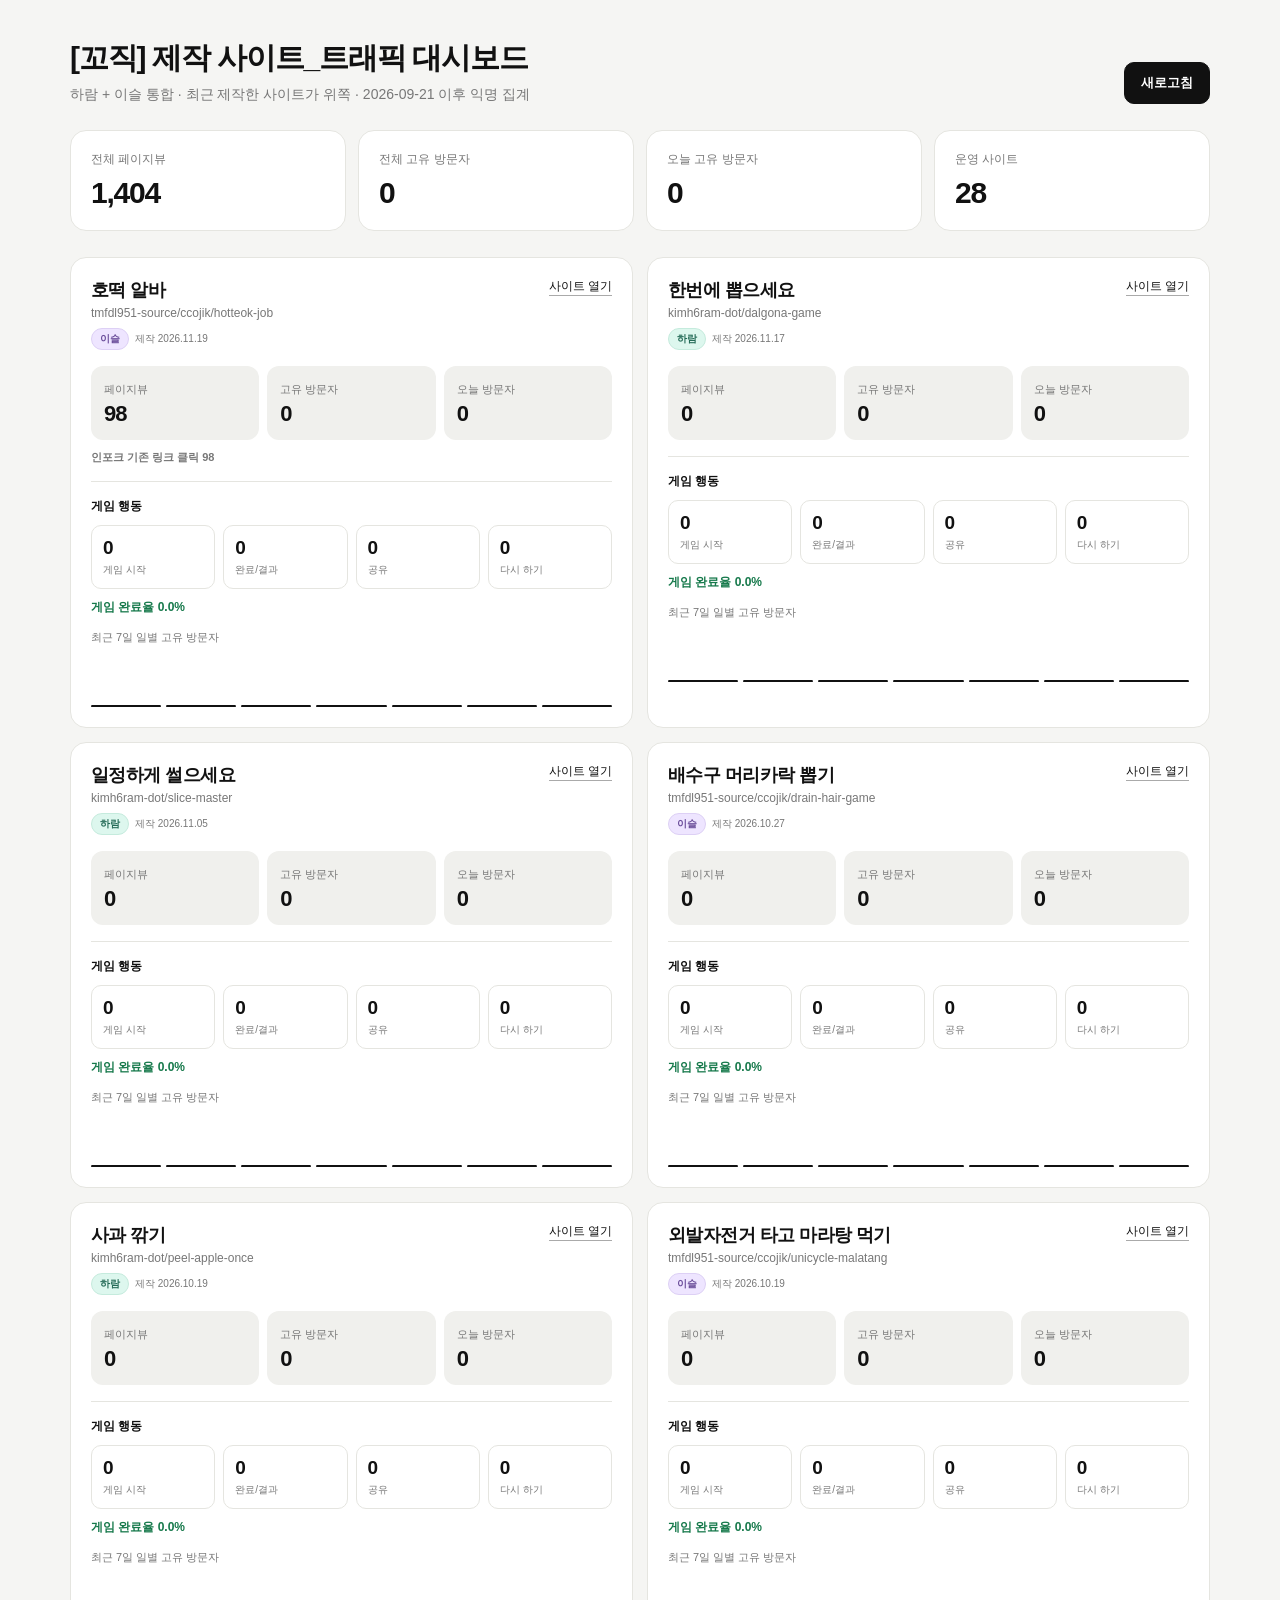
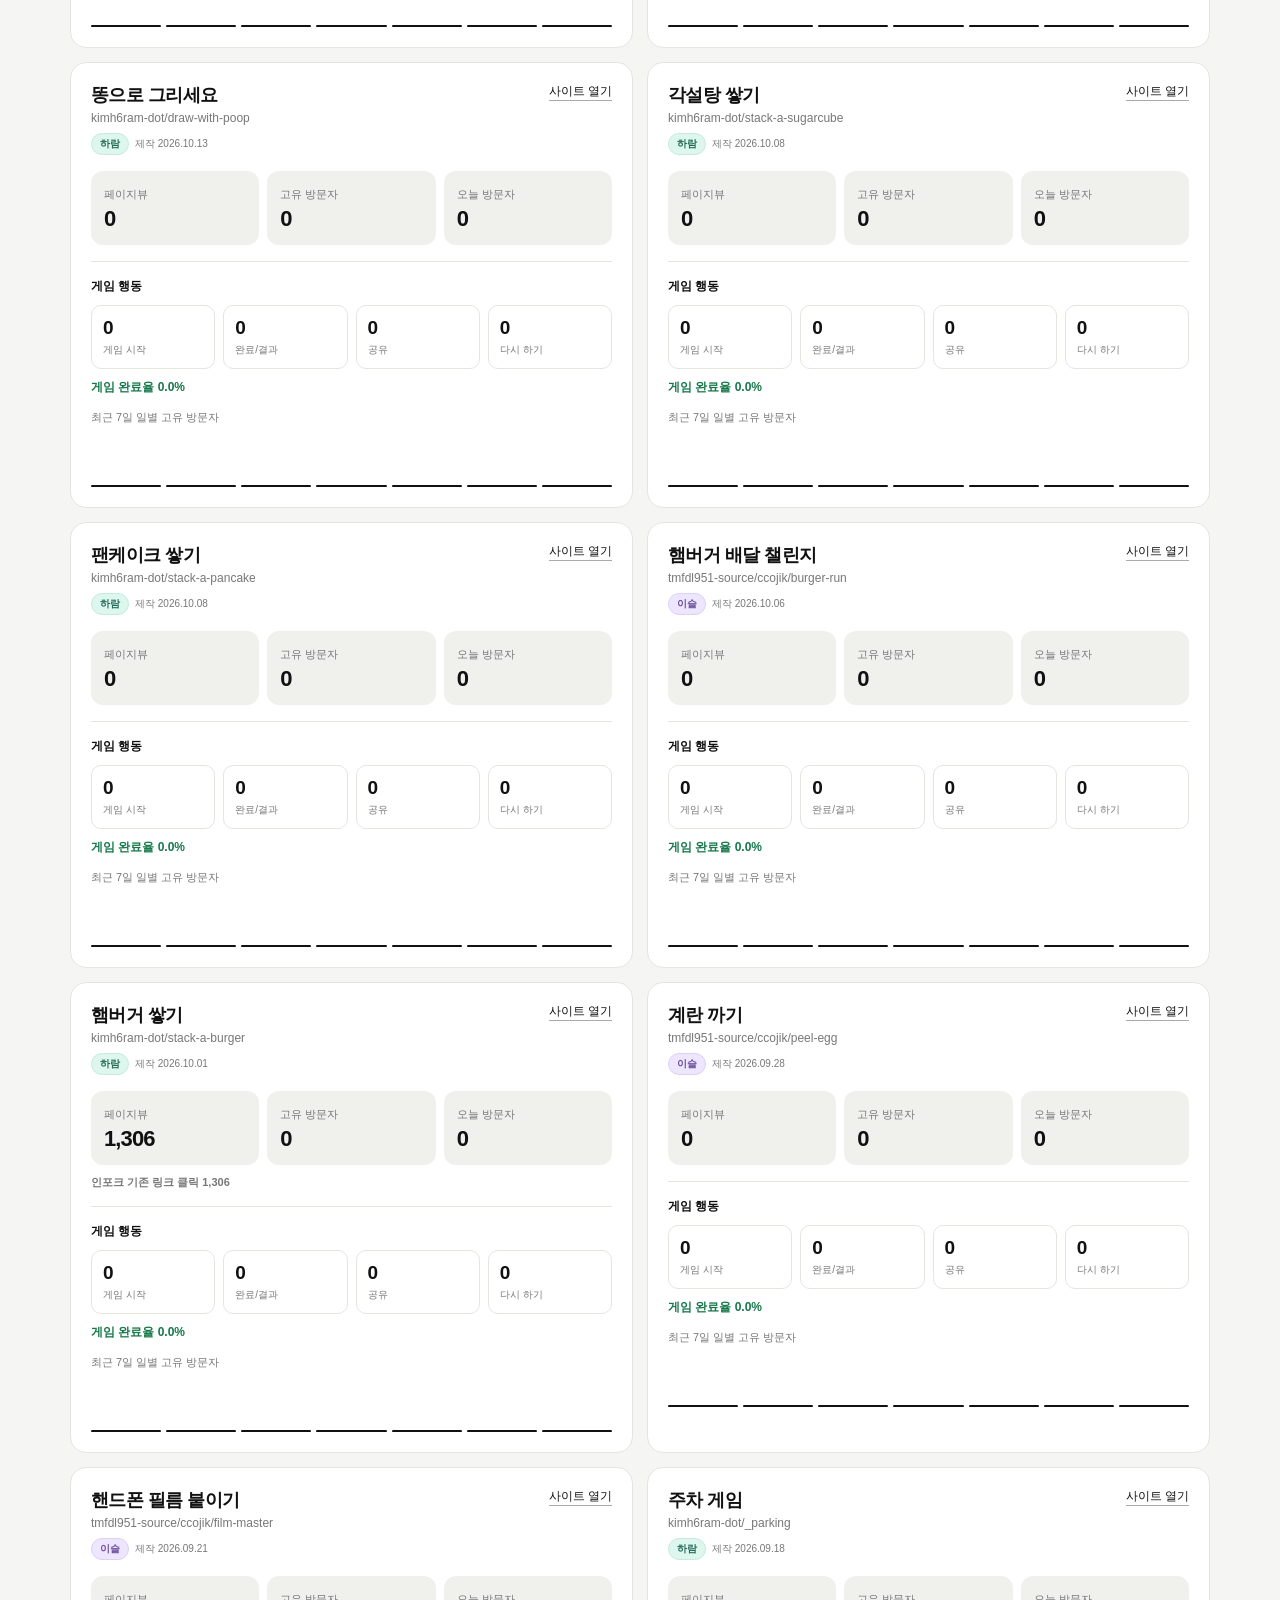
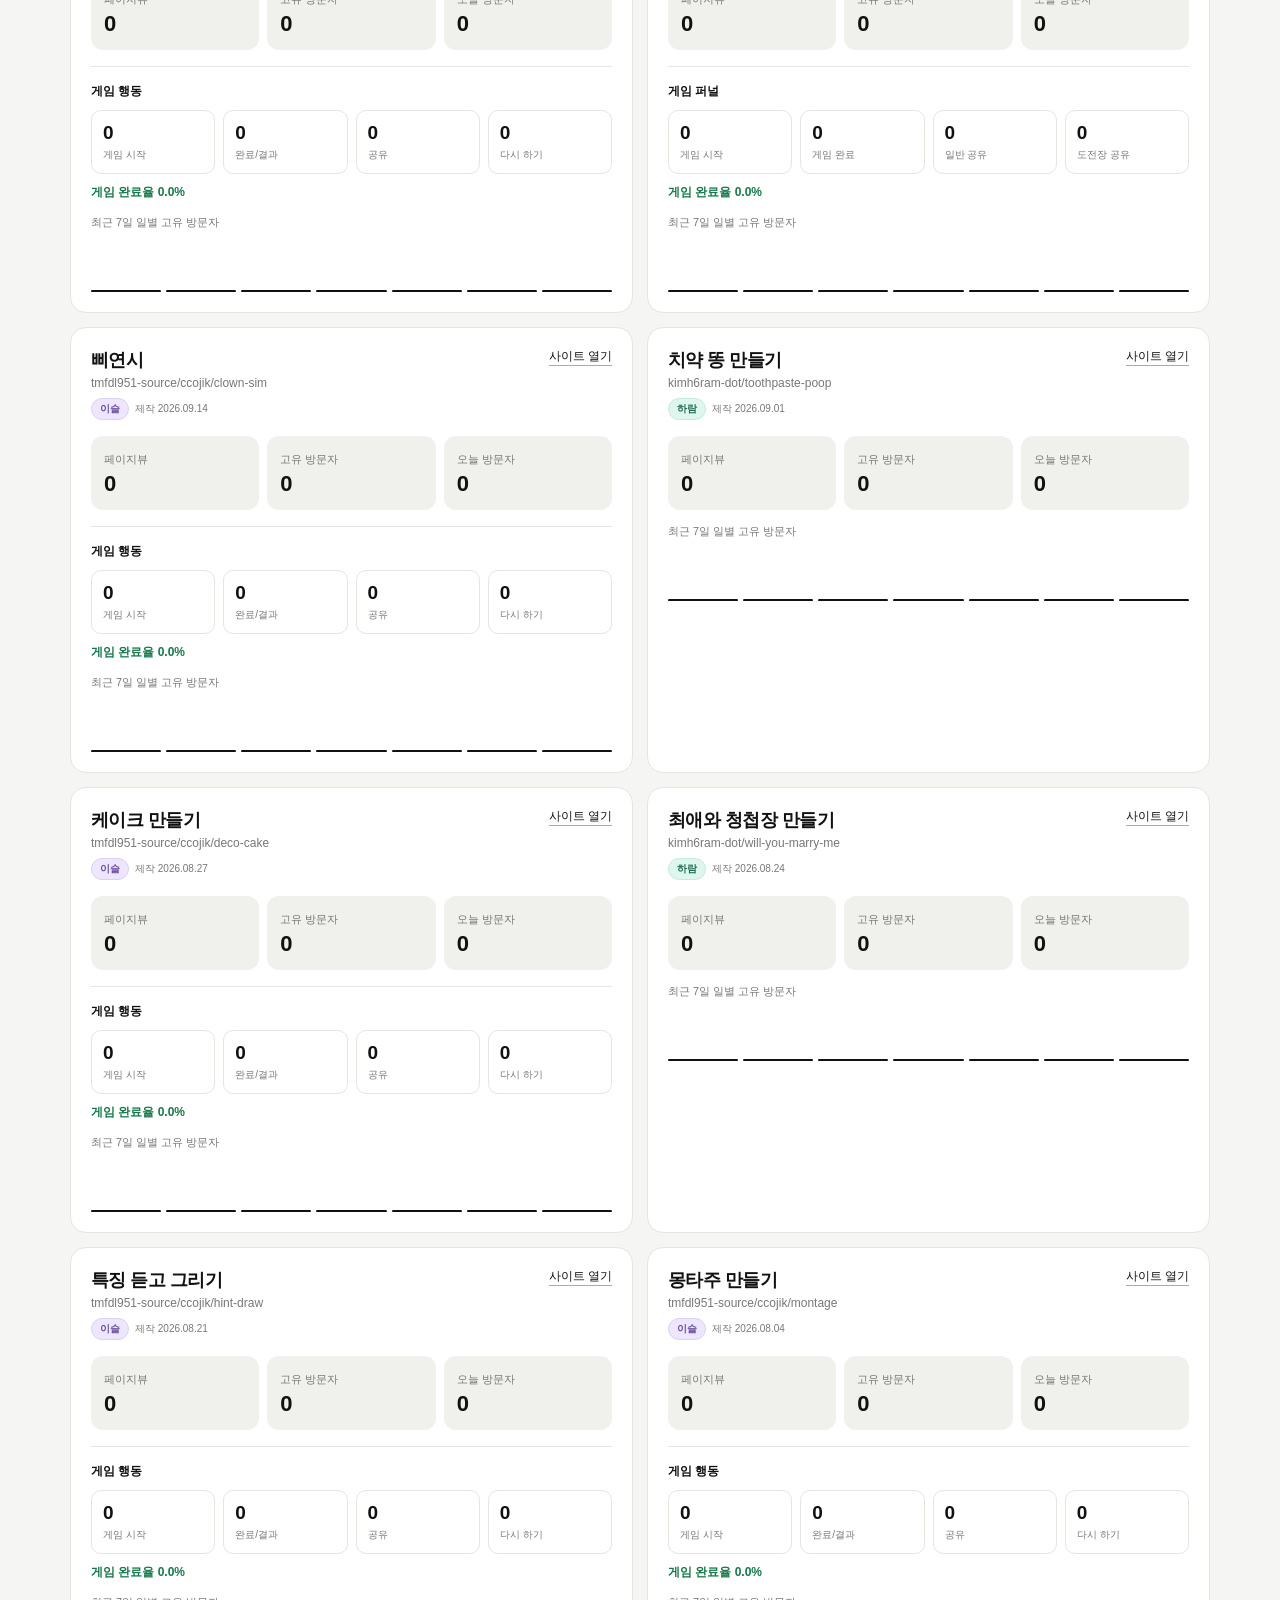
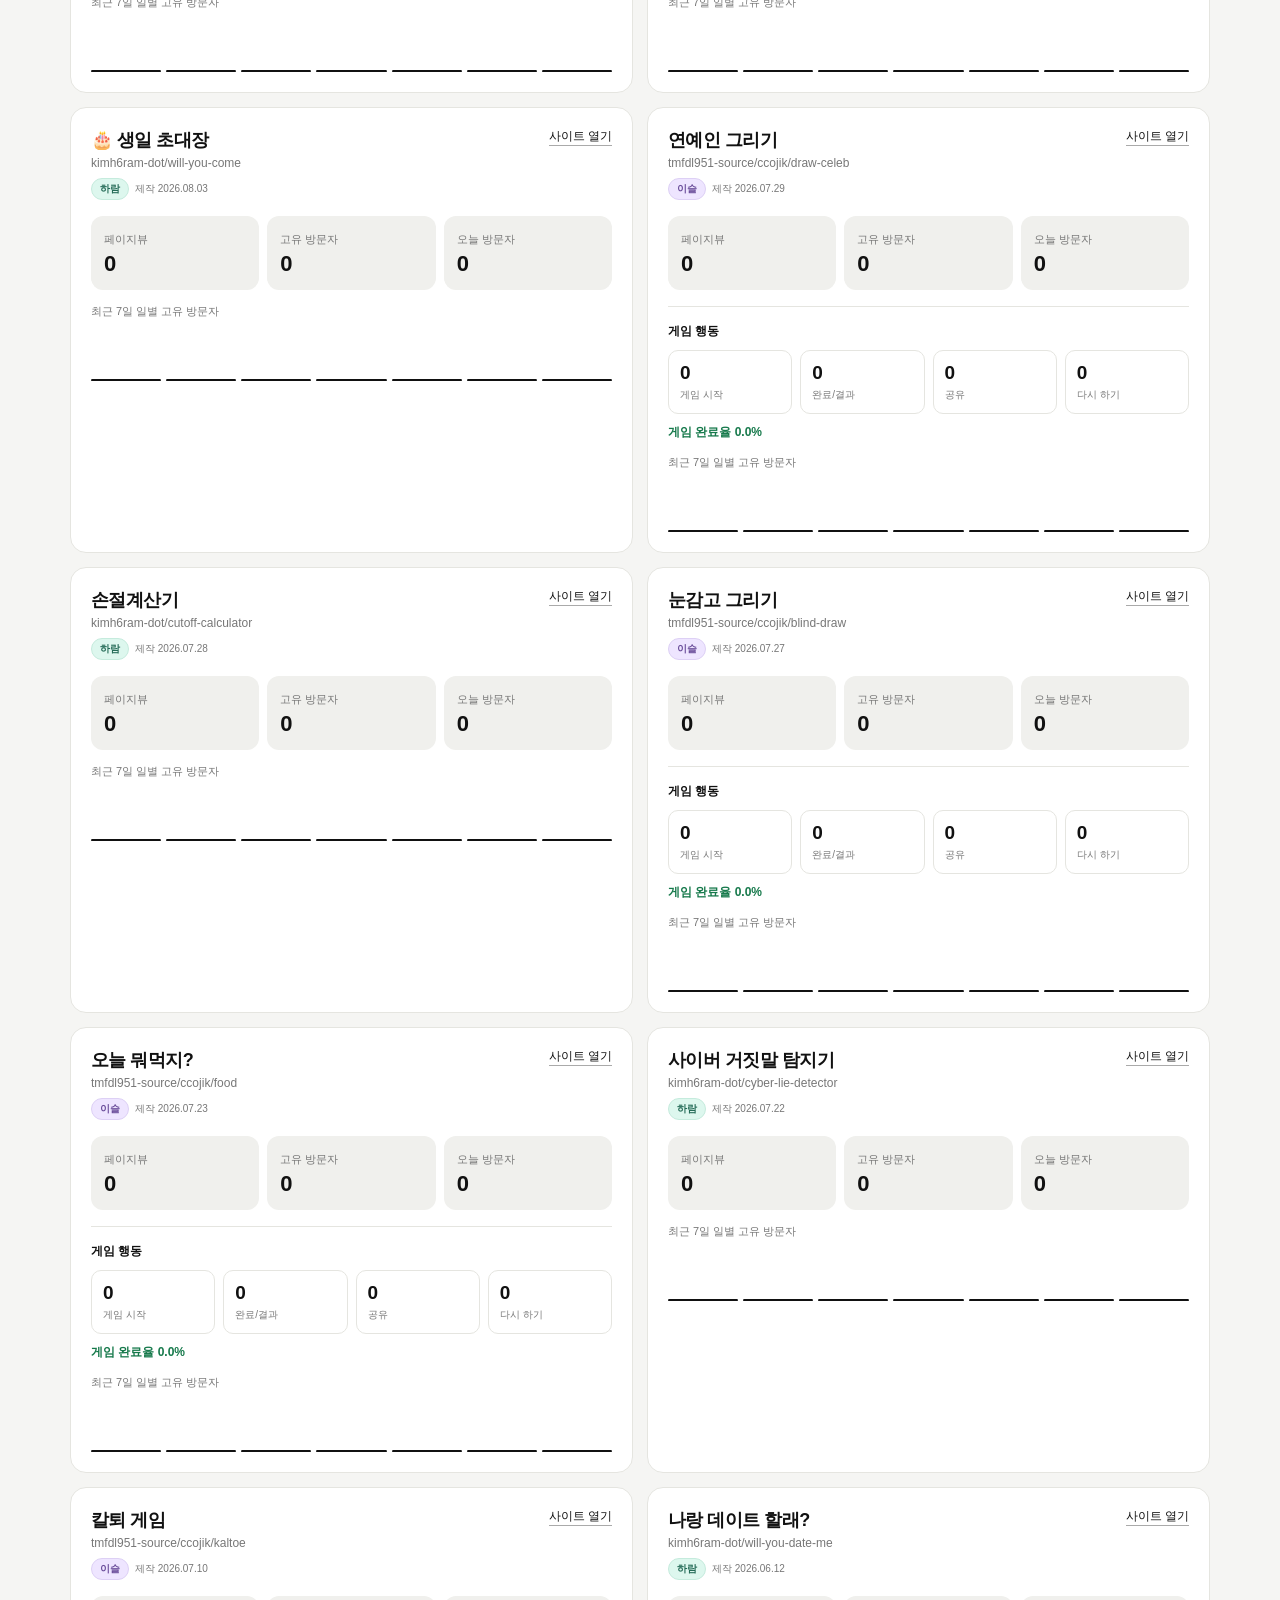
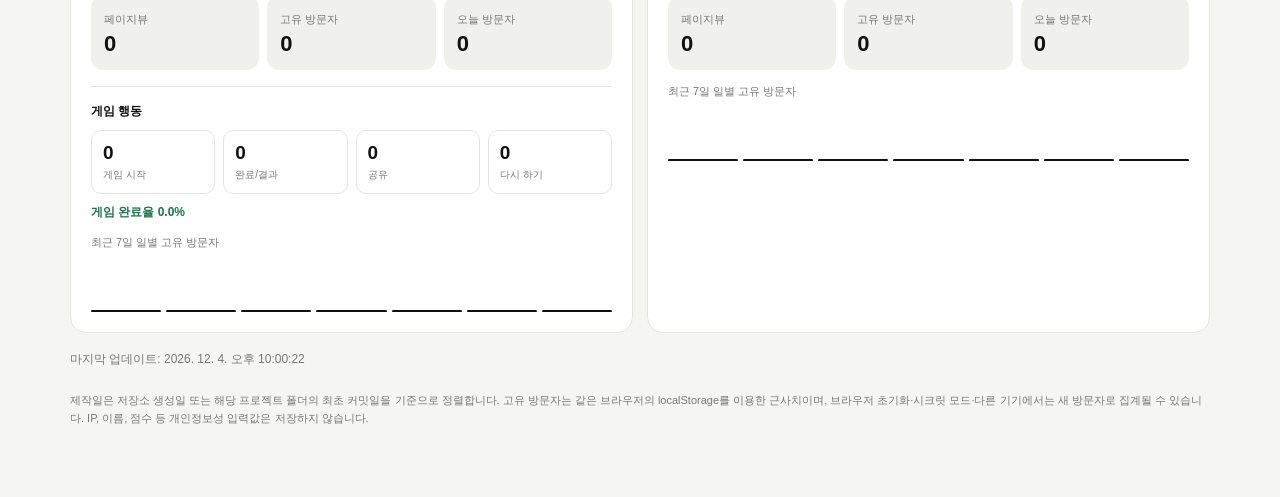
<file: dashboard.html>
<!doctype html>
<html lang="ko">
<head>
  <meta charset="utf-8">
  <meta name="viewport" content="width=device-width,initial-scale=1,viewport-fit=cover">
  <title>[꼬직] 제작 사이트_트래픽 대시보드</title>
  <meta name="robots" content="noindex,nofollow">
  <style>
    :root{--bg:#f5f5f3;--card:#fff;--ink:#111;--muted:#777;--line:#e5e5e0;--soft:#f0f0ed;--good:#16794b}
    *{box-sizing:border-box}
    body{margin:0;background:var(--bg);color:var(--ink);font-family:Pretendard,-apple-system,BlinkMacSystemFont,"Segoe UI","Apple SD Gothic Neo","Noto Sans KR",sans-serif}
    .wrap{max-width:1180px;margin:0 auto;padding:38px 20px 70px}
    header{display:flex;gap:20px;align-items:flex-end;justify-content:space-between;margin-bottom:26px}
    h1{font-size:30px;letter-spacing:-.04em;margin:0 0 7px}
    .sub{font-size:14px;color:var(--muted);margin:0}
    button{border:1px solid #111;background:#111;color:#fff;border-radius:10px;padding:11px 16px;font-weight:700;cursor:pointer}
    button:disabled{opacity:.5;cursor:wait}
    .summary{display:grid;grid-template-columns:repeat(4,minmax(0,1fr));gap:12px;margin-bottom:26px}
    .summary-card,.project{background:var(--card);border:1px solid var(--line);border-radius:16px}
    .summary-card{padding:20px}
    .label{font-size:12px;color:var(--muted);margin-bottom:8px}
    .big{font-size:30px;font-weight:800;letter-spacing:-.04em}
    .grid{display:grid;grid-template-columns:repeat(2,minmax(0,1fr));gap:14px}
    .project{padding:20px;min-width:0}
    .project-head{display:flex;justify-content:space-between;gap:12px;align-items:flex-start;margin-bottom:16px}
    .name{font-size:18px;font-weight:800;letter-spacing:-.03em}
    .repo{font-size:12px;color:var(--muted);margin-top:4px;word-break:break-all}
    .meta{display:flex;gap:6px;align-items:center;flex-wrap:wrap;margin-top:8px}
    .badge{display:inline-flex;align-items:center;height:22px;padding:0 8px;border-radius:999px;font-size:10px;font-weight:800;border:1px solid transparent}
    .badge.haram{background:#DDF7EE;color:#246B57;border-color:#C5EBDD}
    .badge.iseul{background:#EEE5FF;color:#6B4E9B;border-color:#DDD0F5}
    .made{font-size:10px;color:var(--muted)}
    .site-link{font-size:12px;color:#111;text-decoration:none;border-bottom:1px solid #aaa;white-space:nowrap}
    .metrics{display:grid;grid-template-columns:repeat(3,minmax(0,1fr));gap:8px}
    .metric{background:var(--soft);border-radius:12px;padding:13px}
    .metric b{display:block;font-size:22px;letter-spacing:-.04em;margin-top:4px}
    .metric span{font-size:11px;color:var(--muted)}
    .funnel{margin-top:16px;border-top:1px solid var(--line);padding-top:16px}
    .funnel-title{font-size:12px;font-weight:800;margin-bottom:10px}
    .funnel-grid{display:grid;grid-template-columns:repeat(4,minmax(0,1fr));gap:8px}
    .funnel-item{border:1px solid var(--line);border-radius:10px;padding:11px}
    .funnel-item b{font-size:19px;display:block}
    .funnel-item span{font-size:10px;color:var(--muted)}
    .rate{margin-top:10px;font-size:12px;color:var(--good);font-weight:700}
    .baseline-note{margin-top:10px;font-size:11px;color:var(--muted);font-weight:700}
    .trend{margin-top:14px}
    .trend-title{font-size:11px;color:var(--muted);margin-bottom:8px}
    .bars{height:54px;display:flex;align-items:flex-end;gap:5px}
    .bar{flex:1;min-width:0;background:#111;border-radius:4px 4px 2px 2px;min-height:2px;position:relative}
    .bar:hover:after{content:attr(data-tip);position:absolute;bottom:calc(100% + 5px);left:50%;transform:translateX(-50%);background:#111;color:#fff;padding:5px 7px;border-radius:6px;font-size:10px;white-space:nowrap;z-index:3}
    .status{margin-top:18px;font-size:12px;color:var(--muted)}
    .error{color:#b42318}
    footer{margin-top:24px;font-size:11px;line-height:1.6;color:var(--muted)}
    @media(max-width:760px){
      .wrap{max-width:none;width:100%;padding:14px 8px 36px}
      header{margin-bottom:14px;gap:10px;align-items:center;flex-direction:row}
      header>div{min-width:0;flex:1}
      h1{font-size:20px;line-height:1.15;margin-bottom:4px}
      .sub{font-size:10px;line-height:1.35}
      button{padding:8px 10px;border-radius:8px;font-size:11px;white-space:nowrap}
      .summary{grid-template-columns:repeat(4,minmax(0,1fr));gap:5px;margin-bottom:10px}
      .summary-card{padding:10px 7px;border-radius:10px;min-width:0}
      .label{font-size:9px;margin-bottom:4px;white-space:nowrap;overflow:hidden;text-overflow:ellipsis}
      .big{font-size:18px}
      .grid{grid-template-columns:1fr;gap:8px}
      .project{padding:11px 10px;border-radius:11px}
      .project-head{margin-bottom:9px;gap:7px}
      .name{font-size:15px;line-height:1.2}
      .repo{font-size:9px;margin-top:2px}
      .meta{margin-top:5px;gap:4px}
      .badge{height:18px;padding:0 6px;font-size:9px}
      .made{font-size:9px}
      .site-link{font-size:10px}
      .metrics{grid-template-columns:repeat(3,minmax(0,1fr));gap:5px}
      .metric{padding:8px 7px;border-radius:8px}
      .metric span{font-size:9px}
      .metric b{font-size:17px;margin-top:2px}
      .baseline-note{margin-top:6px;font-size:9px}
      .funnel{margin-top:9px;padding-top:9px}
      .funnel-title{font-size:10px;margin-bottom:6px}
      .funnel-grid{grid-template-columns:repeat(4,minmax(0,1fr));gap:4px}
      .funnel-item{padding:7px 4px;border-radius:7px;min-width:0}
      .funnel-item b{font-size:15px}
      .funnel-item span{font-size:8px;white-space:nowrap}
      .rate{margin-top:6px;font-size:9px}
      .trend{margin-top:8px}
      .trend-title{font-size:9px;margin-bottom:4px}
      .bars{height:34px;gap:3px}
      .status{margin-top:10px;font-size:10px}
      footer{margin-top:14px;font-size:9px;line-height:1.45}
    }
  </style>
</head>
<body>
<div class="wrap">
  <header>
    <div>
      <h1>[꼬직] 제작 사이트_트래픽 대시보드</h1>
      <p class="sub">하람 + 이슬 통합 · 최근 제작한 사이트가 위쪽 · 2026-09-21 이후 익명 집계</p>
    </div>
    <button id="refresh">새로고침</button>
  </header>

  <section class="summary">
    <div class="summary-card"><div class="label">전체 페이지뷰</div><div class="big" id="sumViews">-</div></div>
    <div class="summary-card"><div class="label">전체 고유 방문자</div><div class="big" id="sumUnique">-</div></div>
    <div class="summary-card"><div class="label">오늘 고유 방문자</div><div class="big" id="sumToday">-</div></div>
    <div class="summary-card"><div class="label">운영 사이트</div><div class="big" id="siteCount">23</div></div>
  </section>

  <main class="grid" id="grid"></main>
  <div class="status" id="status">데이터를 불러오는 중...</div>

  <footer>
    제작일은 저장소 생성일 또는 해당 프로젝트 폴더의 최초 커밋일을 기준으로 정렬합니다.
    고유 방문자는 같은 브라우저의 localStorage를 이용한 근사치이며, 브라우저 초기화·시크릿 모드·다른 기기에서는 새 방문자로 집계될 수 있습니다.
    IP, 이름, 점수 등 개인정보성 입력값은 저장하지 않습니다.
  </footer>
</div>

<script>
(function(){
  'use strict';

  const API = 'https://countapi.mileshilliard.com/api/v1/get/';
  const PREFIX = 'kimh6ram-20260921-';

  let projects = [
    {id:'ccojik-hotteok-job', label:'호떡 알바', maker:'이슬', created:'2026-11-19T09:29:00Z', owner:'tmfdl951-source', repo:'ccojik', path:'hotteok-job', funnel:'generic', baselineViews:98, baselineLabel:'인포크 기존 링크 클릭 98'},
    {id:'ccojik-drain-hair', label:'배수구 머리카락 뽑기', maker:'이슬', created:'2026-10-27T09:57:19Z', owner:'tmfdl951-source', repo:'ccojik', path:'drain-hair-game', funnel:'generic'},
    {id:'ccojik-unicycle-malatang', label:'외발자전거 타고 마라탕 먹기', maker:'이슬', created:'2026-10-19T05:41:27Z', owner:'tmfdl951-source', repo:'ccojik', path:'unicycle-malatang', funnel:'generic'},
    {id:'slice-master', label:'일정하게 썰으세요', maker:'하람', created:'2026-11-05T05:31:18Z', owner:'kimh6ram-dot', repo:'slice-master', funnel:'generic'},
    {id:'dalgona-game', label:'한번에 뽑으세요', maker:'하람', created:'2026-11-17T06:59:55Z', owner:'kimh6ram-dot', repo:'dalgona-game', funnel:'generic'},
    {id:'peel-apple-once', label:'사과 깎기', maker:'하람', created:'2026-10-19T08:15:04Z', owner:'kimh6ram-dot', repo:'peel-apple-once', funnel:'generic'},
    {id:'draw-with-poop', label:'똥으로 그리세요', maker:'하람', created:'2026-10-13T09:16:02Z', owner:'kimh6ram-dot', repo:'draw-with-poop', funnel:'generic'},
    {id:'stack-a-sugarcube', label:'각설탕 쌓기', maker:'하람', created:'2026-10-08T09:37:18Z', owner:'kimh6ram-dot', repo:'stack-a-sugarcube', funnel:'generic'},
    {id:'stack-a-pancake', label:'팬케이크 쌓기', maker:'하람', created:'2026-10-08T09:37:11Z', owner:'kimh6ram-dot', repo:'stack-a-pancake', funnel:'generic'},
    {id:'ccojik-burger-run', label:'햄버거 배달 챌린지', maker:'이슬', created:'2026-10-06T03:17:26Z', owner:'tmfdl951-source', repo:'ccojik', path:'burger-run', funnel:'generic'},
    {id:'ccojik-peel-egg', label:'계란 까기', maker:'이슬', created:'2026-09-28T04:49:39Z', owner:'tmfdl951-source', repo:'ccojik', path:'peel-egg', funnel:'generic'},
    {id:'stack-a-burger', label:'햄버거 쌓기', maker:'하람', created:'2026-10-01T09:41:13Z', owner:'kimh6ram-dot', repo:'stack-a-burger', funnel:'generic', baselineViews:1306, baselineLabel:'인포크 기존 링크 클릭 1,306'},
    {id:'ccojik-film-master', label:'핸드폰 필름 붙이기', maker:'이슬', created:'2026-09-21T07:28:44Z', owner:'tmfdl951-source', repo:'ccojik', path:'film-master', funnel:'generic'},
    {id:'_parking', label:'주차 게임', maker:'하람', created:'2026-09-18T09:13:41Z', owner:'kimh6ram-dot', repo:'_parking', funnel:'parking'},
    {id:'ccojik-clown-sim', label:'삐연시', maker:'이슬', created:'2026-09-14T08:43:56Z', owner:'tmfdl951-source', repo:'ccojik', path:'clown-sim', funnel:'generic'},
    {id:'toothpaste-poop', label:'치약 똥 만들기', maker:'하람', created:'2026-09-01T09:20:40Z', owner:'kimh6ram-dot', repo:'toothpaste-poop'},
    {id:'ccojik-deco-cake', label:'케이크 만들기', maker:'이슬', created:'2026-08-27T04:01:55Z', owner:'tmfdl951-source', repo:'ccojik', path:'deco-cake', funnel:'generic'},
    {id:'will-you-marry-me', label:'최애와 청첩장 만들기', maker:'하람', created:'2026-08-24T08:56:08Z', owner:'kimh6ram-dot', repo:'will-you-marry-me'},
    {id:'ccojik-hint-draw', label:'특징 듣고 그리기', maker:'이슬', created:'2026-08-21T06:34:20Z', owner:'tmfdl951-source', repo:'ccojik', path:'hint-draw', funnel:'generic'},
    {id:'ccojik-montage', label:'몽타주 만들기', maker:'이슬', created:'2026-08-04T06:59:41Z', owner:'tmfdl951-source', repo:'ccojik', path:'montage', funnel:'generic'},
    {id:'will-you-come', label:'🎂 생일 초대장', maker:'하람', created:'2026-08-03T07:40:05Z', owner:'kimh6ram-dot', repo:'will-you-come'},
    {id:'ccojik-draw-celeb', label:'연예인 그리기', maker:'이슬', created:'2026-07-29T07:05:57Z', owner:'tmfdl951-source', repo:'ccojik', path:'draw-celeb', funnel:'generic'},
    {id:'cutoff-calculator', label:'손절계산기', maker:'하람', created:'2026-07-28T07:56:33Z', owner:'kimh6ram-dot', repo:'cutoff-calculator'},
    {id:'ccojik-blind-draw', label:'눈감고 그리기', maker:'이슬', created:'2026-07-27T08:24:31Z', owner:'tmfdl951-source', repo:'ccojik', path:'blind-draw', funnel:'generic'},
    {id:'ccojik-food', label:'오늘 뭐먹지?', maker:'이슬', created:'2026-07-23T07:35:14Z', owner:'tmfdl951-source', repo:'ccojik', path:'food', funnel:'generic'},
    {id:'cyber-lie-detector', label:'사이버 거짓말 탐지기', maker:'하람', created:'2026-07-22T05:48:18Z', owner:'kimh6ram-dot', repo:'cyber-lie-detector'},
    {id:'ccojik-kaltoe', label:'칼퇴 게임', maker:'이슬', created:'2026-07-10T09:03:59Z', owner:'tmfdl951-source', repo:'ccojik', path:'kaltoe', funnel:'generic'},
    {id:'will-you-date-me', label:'나랑 데이트 할래?', maker:'하람', created:'2026-06-12T04:07:32Z', owner:'kimh6ram-dot', repo:'will-you-date-me'}
  ].sort((a,b)=>new Date(b.created)-new Date(a.created));

  function isExcludedProject(p){
    const hay=[p && p.id,p && p.repo,p && p.path,p && p.label]
      .filter(Boolean)
      .join(' ')
      .toLowerCase();
    return hay.includes('dorea-values-archive-church-planting') || hay.includes('dorea');
  }

  projects = projects.filter(p=>!isExcludedProject(p));

  const nf = new Intl.NumberFormat('ko-KR');
  const $ = s => document.querySelector(s);

  function localDate(d){
    return [
      d.getFullYear(),
      String(d.getMonth()+1).padStart(2,'0'),
      String(d.getDate()).padStart(2,'0')
    ].join('-');
  }

  function madeDate(iso){
    const d=new Date(iso);
    return d.getFullYear()+'.'+String(d.getMonth()+1).padStart(2,'0')+'.'+String(d.getDate()).padStart(2,'0');
  }

  function key(project,event){
    return (PREFIX + project + '-' + event).replace(/[^a-z0-9_-]+/g,'-');
  }

  async function get(project,event){
    try{
      const r = await fetch(API + encodeURIComponent(key(project,event)), {cache:'no-store'});
      if(!r.ok) return 0;
      const j = await r.json();
      return Number(j.value) || 0;
    }catch(_){ return 0; }
  }

  function days7(){
    const out=[];
    const now=new Date();
    for(let i=6;i>=0;i--){
      const d=new Date(now);
      d.setDate(now.getDate()-i);
      out.push(localDate(d));
    }
    return out;
  }

  function dailyEvent(date){ return 'daily_unique_' + date.replace(/-/g,'_'); }

  function projectUrl(p){
    return 'https://' + p.owner + '.github.io/' + encodeURIComponent(p.repo) + '/' + (p.path ? encodeURIComponent(p.path) + '/' : '');
  }

  function makerBadge(p){
    const cls = p.maker === '이슬' ? 'iseul' : 'haram';
    return '<span class="badge ' + cls + '">' + p.maker + '</span>';
  }

  function funnelTemplate(p){
    if(p.funnel === 'parking'){
      return '<div class="funnel"><div class="funnel-title">게임 퍼널</div><div class="funnel-grid">' +
        '<div class="funnel-item"><b data-k="start">-</b><span>게임 시작</span></div>' +
        '<div class="funnel-item"><b data-k="complete">-</b><span>게임 완료</span></div>' +
        '<div class="funnel-item"><b data-k="share">-</b><span>일반 공유</span></div>' +
        '<div class="funnel-item"><b data-k="challenge">-</b><span>도전장 공유</span></div>' +
        '</div><div class="rate" data-k="rate">완료율 -</div></div>';
    }
    if(p.funnel === 'generic'){
      return '<div class="funnel"><div class="funnel-title">게임 행동</div><div class="funnel-grid">' +
        '<div class="funnel-item"><b data-k="start">-</b><span>게임 시작</span></div>' +
        '<div class="funnel-item"><b data-k="complete">-</b><span>완료/결과</span></div>' +
        '<div class="funnel-item"><b data-k="share">-</b><span>공유</span></div>' +
        '<div class="funnel-item"><b data-k="replay">-</b><span>다시 하기</span></div>' +
        '</div><div class="rate" data-k="rate">완료율 -</div></div>';
    }
    return '';
  }

  function cardTemplate(p){
    return '<article class="project" id="card-' + p.id + '">' +
      '<div class="project-head"><div><div class="name">' + p.label + '</div>' +
      '<div class="repo">' + p.owner + '/' + p.repo + (p.path ? '/' + p.path : '') + '</div>' +
      '<div class="meta">' + makerBadge(p) + '<span class="made">제작 ' + madeDate(p.created) + '</span></div></div>' +
      '<a class="site-link" href="' + projectUrl(p) + '" target="_blank" rel="noopener">사이트 열기</a></div>' +
      '<div class="metrics">' +
        '<div class="metric"><span>페이지뷰</span><b data-k="views">-</b></div>' +
        '<div class="metric"><span>고유 방문자</span><b data-k="unique">-</b></div>' +
        '<div class="metric"><span>오늘 방문자</span><b data-k="today">-</b></div>' +
      '</div>' +
      (p.baselineLabel ? '<div class="baseline-note">' + p.baselineLabel + '</div>' : '') +
      funnelTemplate(p) +
      '<div class="trend"><div class="trend-title">최근 7일 일별 고유 방문자</div><div class="bars" data-k="bars"></div></div>' +
    '</article>';
  }

  async function fetchProjectTitle(owner, repo, branch, path){
    try{
      const filePath = path ? encodeURIComponent(path) + '/index.html' : 'index.html';
      const api = 'https://api.github.com/repos/' + owner + '/' + repo + '/contents/' + filePath + '?ref=' + encodeURIComponent(branch || 'main');
      const r = await fetch(api,{headers:{Accept:'application/vnd.github+json'}});
      if(!r.ok) return '';
      const j = await r.json();
      if(!j || !j.content) return '';
      const binary = atob((j.content || '').replace(/\n/g,''));
      const bytes = Uint8Array.from(binary,c=>c.charCodeAt(0));
      const html = new TextDecoder('utf-8').decode(bytes);
      const m = html.match(/<title[^>]*>([\s\S]*?)<\/title>/i);
      return (m && m[1] ? m[1] : '')
        .replace(/<[^>]+>/g,'')
        .replace(/&amp;/g,'&')
        .replace(/&#39;/g,"'")
        .replace(/&quot;/g,'"')
        .replace(/\[꼬직\]/g,'')
        .replace(/CCOJIK/gi,'')
        .trim();
    }catch(_){ return ''; }
  }

  function slugLabel(slug){
    return String(slug || '')
      .replace(/^_+/,'')
      .split(/[-_]+/)
      .filter(Boolean)
      .map(v=>v.charAt(0).toUpperCase()+v.slice(1))
      .join(' ');
  }

  async function syncDiscoveredProjects(){
    const knownIds = new Set(projects.map(p=>p.id));
    const discovered = [];

    try{
      const r = await fetch('https://api.github.com/users/kimh6ram-dot/repos?per_page=100&type=owner&sort=created&direction=desc',{
        headers:{Accept:'application/vnd.github+json'}
      });
      if(r.ok){
        const repos = await r.json();
        const ignored = new Set(['_parking','kimharam','ccojik','DOREA-Values-Archive-Church-Planting']);
        for(const repo of repos){
          if(!repo || repo.fork || repo.has_pages !== true || ignored.has(repo.name) || knownIds.has(repo.name)) continue;
          const title = await fetchProjectTitle('kimh6ram-dot',repo.name,repo.default_branch || 'main','');
          discovered.push({
            id:repo.name,
            label:title || slugLabel(repo.name),
            maker:'하람',
            created:repo.created_at || repo.pushed_at || new Date().toISOString(),
            owner:'kimh6ram-dot',
            repo:repo.name,
            funnel:'generic'
          });
          knownIds.add(repo.name);
        }
      }
    }catch(_){}

    try{
      const r = await fetch('https://api.github.com/repos/tmfdl951-source/ccojik/contents?ref=master',{
        headers:{Accept:'application/vnd.github+json'}
      });
      if(r.ok){
        const entries = await r.json();
        const knownPaths = new Set(projects.filter(p=>p.owner==='tmfdl951-source' && p.repo==='ccojik' && p.path).map(p=>p.path));
        const ignored = new Set(['assets','tongue-clean','.github']);
        for(const item of entries){
          if(!item || item.type !== 'dir' || ignored.has(item.name) || knownPaths.has(item.name)) continue;
          const title = await fetchProjectTitle('tmfdl951-source','ccojik','master',item.name);
          if(!title) continue;
          let created = new Date().toISOString();
          try{
            const cr = await fetch('https://api.github.com/repos/tmfdl951-source/ccojik/commits?path=' + encodeURIComponent(item.name) + '&per_page=1',{
              headers:{Accept:'application/vnd.github+json'}
            });
            if(cr.ok){
              const commits = await cr.json();
              created = commits?.[0]?.commit?.author?.date || commits?.[0]?.commit?.committer?.date || created;
            }
          }catch(_){}
          const id='ccojik-' + item.name;
          if(knownIds.has(id)) continue;
          discovered.push({
            id,
            label:title || slugLabel(item.name),
            maker:'이슬',
            created,
            owner:'tmfdl951-source',
            repo:'ccojik',
            path:item.name,
            funnel:'generic'
          });
          knownIds.add(id);
        }
      }
    }catch(_){}

    const cleanDiscovered = discovered.filter(p=>!isExcludedProject(p));
    if(!cleanDiscovered.length) return;
    projects=[...projects,...cleanDiscovered].filter(p=>!isExcludedProject(p)).sort((a,b)=>new Date(b.created)-new Date(a.created));
    $('#grid').innerHTML = projects.map(cardTemplate).join('');
    $('#siteCount').textContent = nf.format(projects.length);
    await refresh();
  }

  $('#grid').innerHTML = projects.map(cardTemplate).join('');
  $('#siteCount').textContent = nf.format(projects.length);

  function setVal(card,k,v){
    const el=card.querySelector('[data-k="'+k+'"]');
    if(el) el.textContent=nf.format(v);
  }

  async function loadProject(p){
    const card=document.getElementById('card-'+p.id);
    const today=localDate(new Date());
    const ds=days7();

    const basePromises=[
      get(p.id,'page_view'),
      get(p.id,'unique_visitor'),
      get(p.id,dailyEvent(today))
    ];
    const dailyPromises=ds.map(d=>get(p.id,dailyEvent(d)));

    let funnelPromises=[];
    if(p.funnel === 'parking'){
      funnelPromises=[
        get(p.id,'game_start'),
        get(p.id,'game_complete'),
        get(p.id,'share'),
        get(p.id,'challenge_share')
      ];
    } else if(p.funnel === 'generic'){
      funnelPromises=[
        get(p.id,'game_start'),
        get(p.id,'game_complete'),
        get(p.id,'share'),
        get(p.id,'replay')
      ];
    }

    const [base,daily,funnel]=await Promise.all([
      Promise.all(basePromises), Promise.all(dailyPromises), Promise.all(funnelPromises)
    ]);

    const totalViews = base[0] + (Number(p.baselineViews) || 0);
    setVal(card,'views',totalViews);
    setVal(card,'unique',base[1]);
    setVal(card,'today',base[2]);

    const max=Math.max(1,...daily);
    const bars=card.querySelector('[data-k="bars"]');
    bars.innerHTML=daily.map((v,i)=>
      '<div class="bar" style="height:'+Math.max(4,Math.round(v/max*100))+'%" data-tip="'+ds[i].slice(5)+' · '+nf.format(v)+'명"></div>'
    ).join('');

    if(p.funnel){
      setVal(card,'start',funnel[0]);
      setVal(card,'complete',funnel[1]);
      setVal(card,'share',funnel[2]);
      if(p.funnel === 'parking') setVal(card,'challenge',funnel[3]);
      else setVal(card,'replay',funnel[3]);
      const rate=funnel[0] ? (funnel[1]/funnel[0]*100).toFixed(1) : '0.0';
      const rateEl=card.querySelector('[data-k="rate"]');
      if(rateEl) rateEl.textContent='게임 완료율 ' + rate + '%';
    }

    return {views:totalViews,unique:base[1],today:base[2]};
  }

  async function refresh(){
    const btn=$('#refresh'), status=$('#status');
    btn.disabled=true;
    status.className='status';
    status.textContent='데이터를 불러오는 중...';
    try{
      const all=await Promise.all(projects.map(loadProject));
      const sum=(k)=>all.reduce((a,x)=>a+x[k],0);
      $('#sumViews').textContent=nf.format(sum('views'));
      $('#sumUnique').textContent=nf.format(sum('unique'));
      $('#sumToday').textContent=nf.format(sum('today'));
      status.textContent='마지막 업데이트: ' + new Date().toLocaleString('ko-KR');
    }catch(e){
      status.className='status error';
      status.textContent='일부 데이터를 불러오지 못했습니다. 잠시 후 다시 시도해주세요.';
    }finally{
      btn.disabled=false;
    }
  }

  $('#refresh').addEventListener('click',refresh);
  refresh();
  syncDiscoveredProjects();
  setInterval(refresh,60000);
})();
</script>
</body>
</html>
</file>
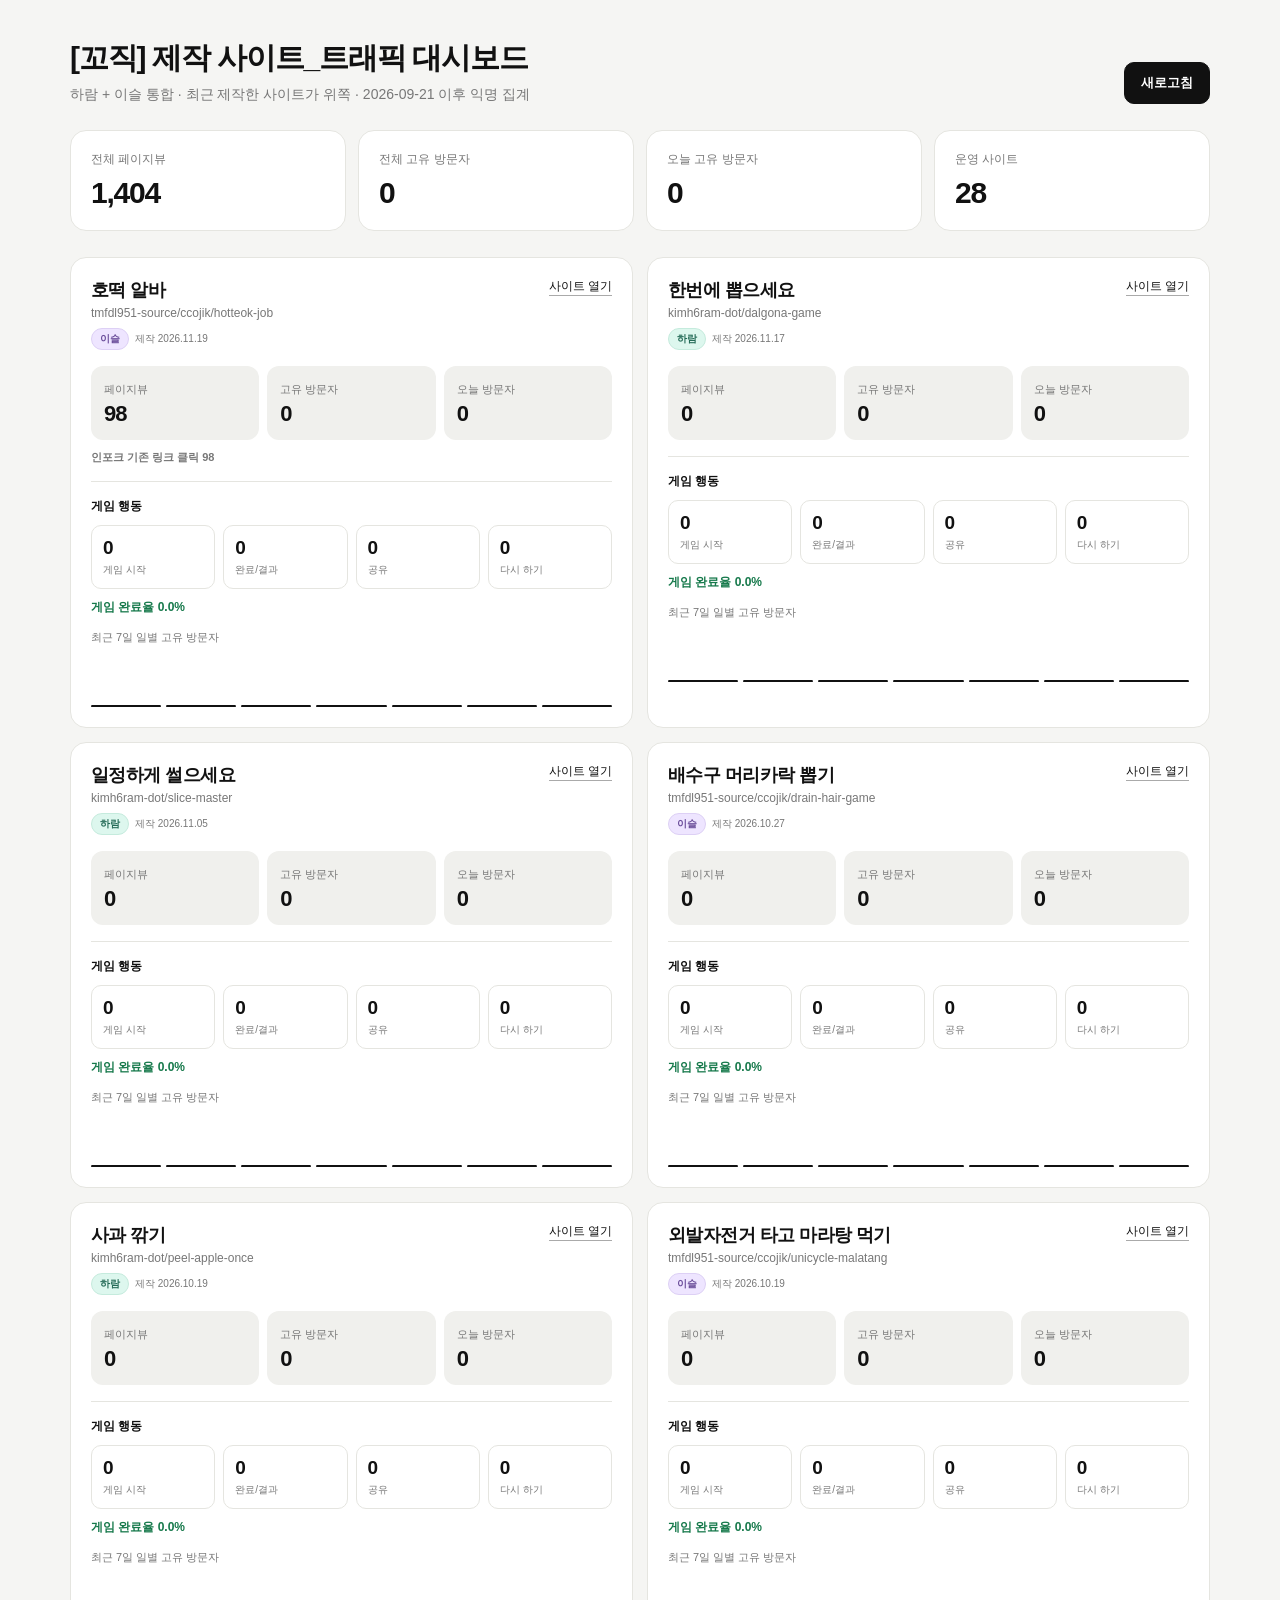
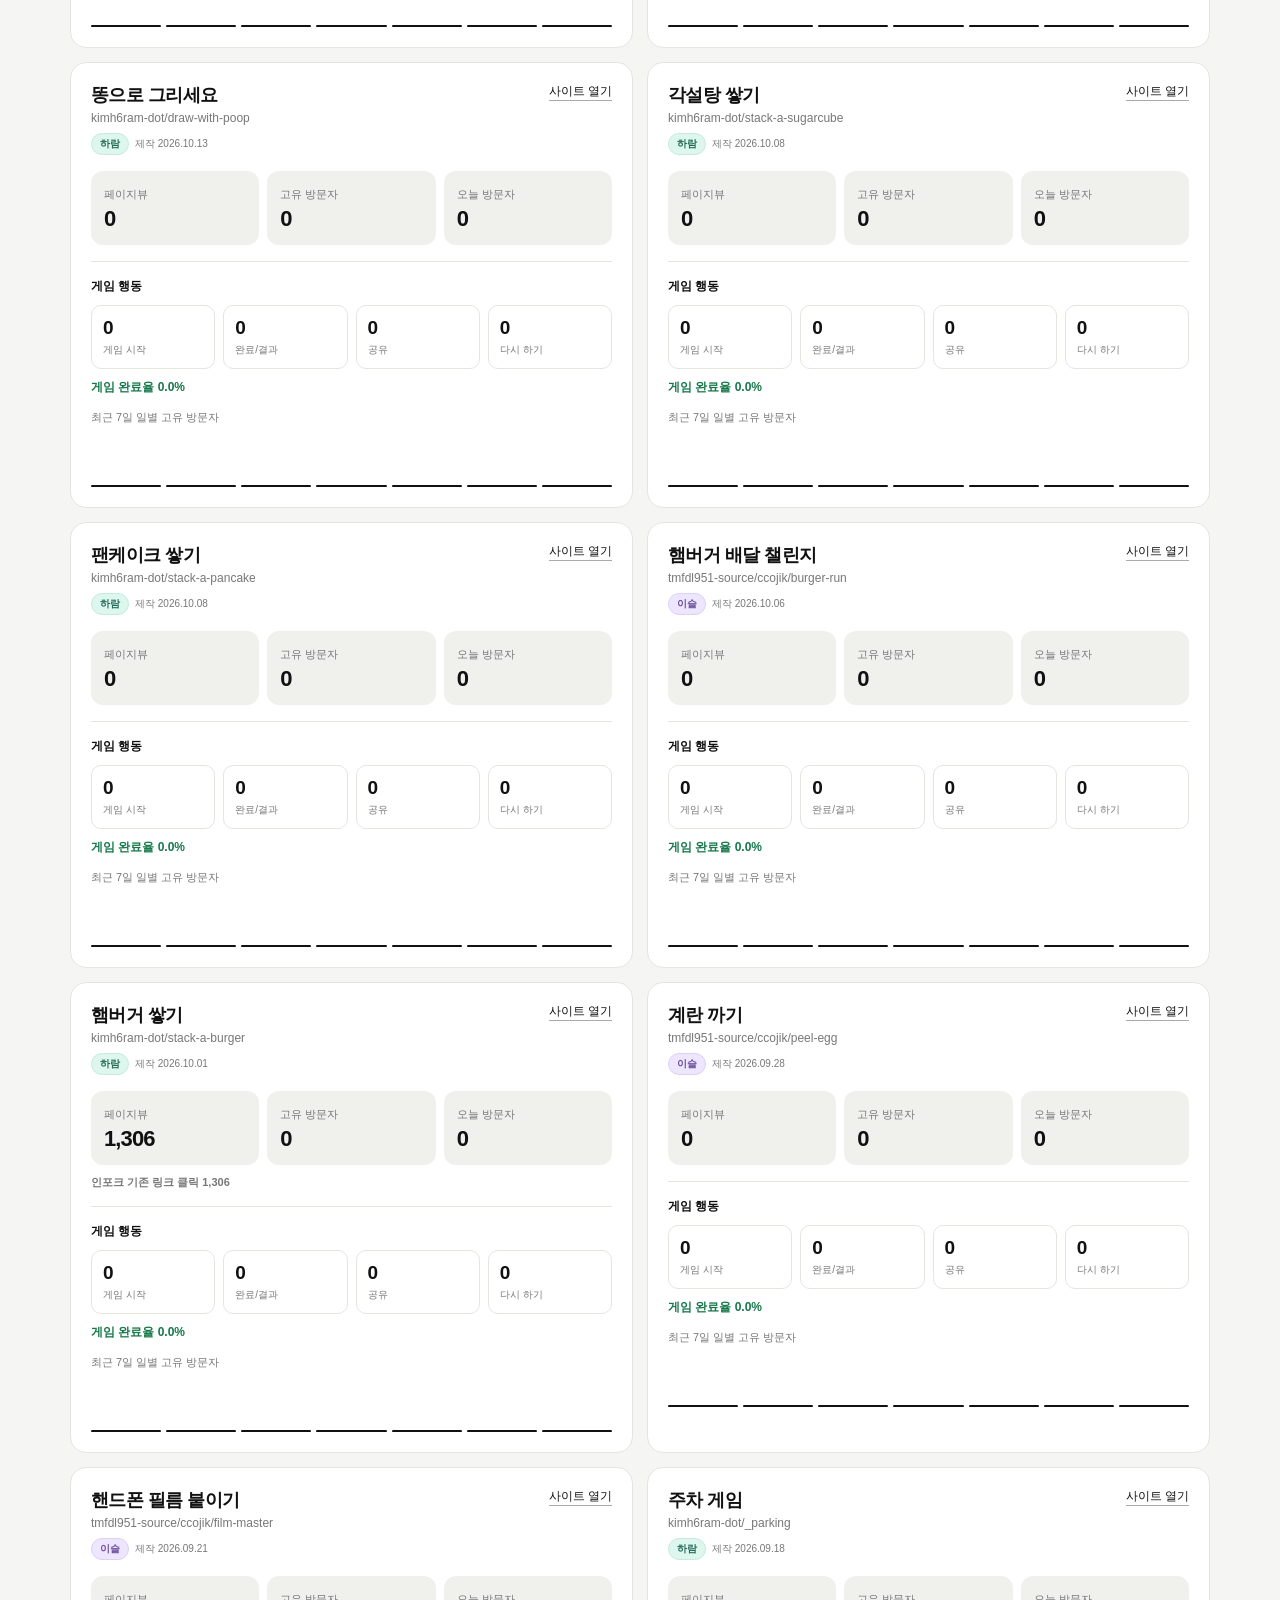
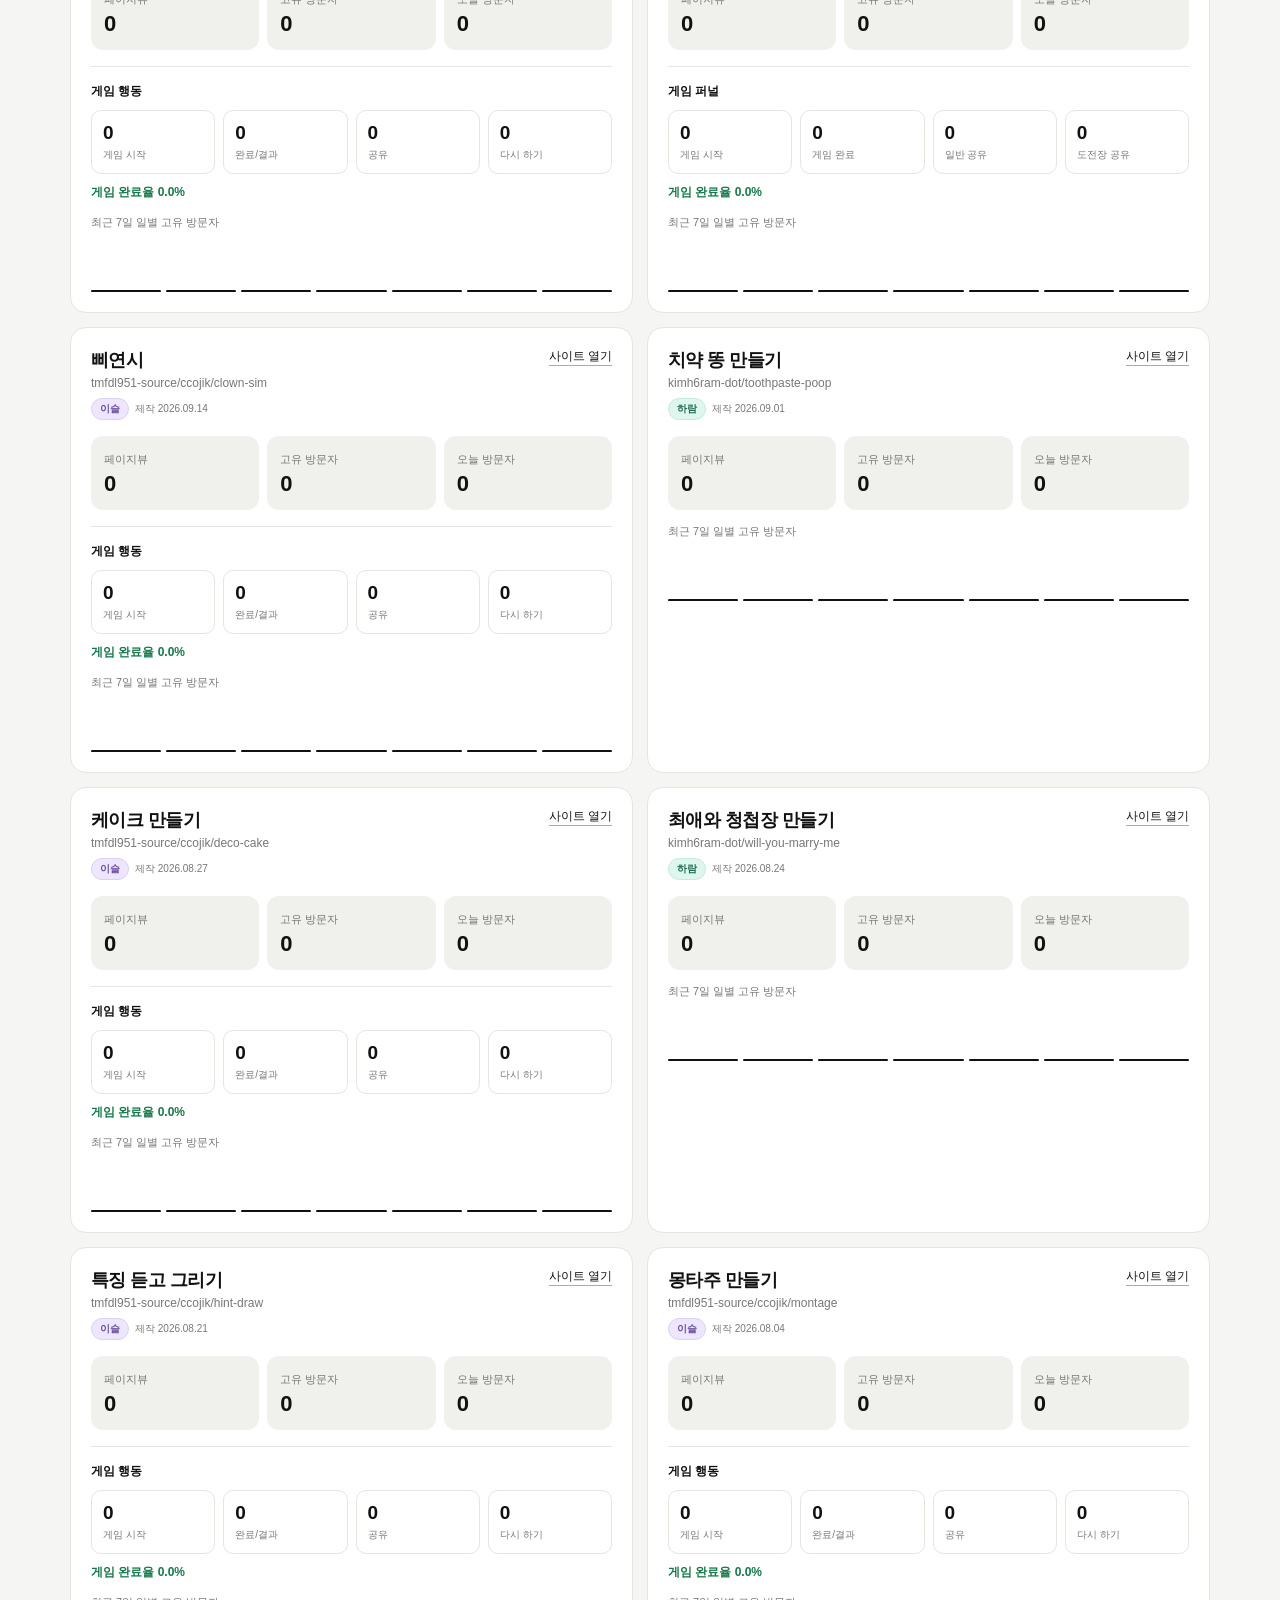
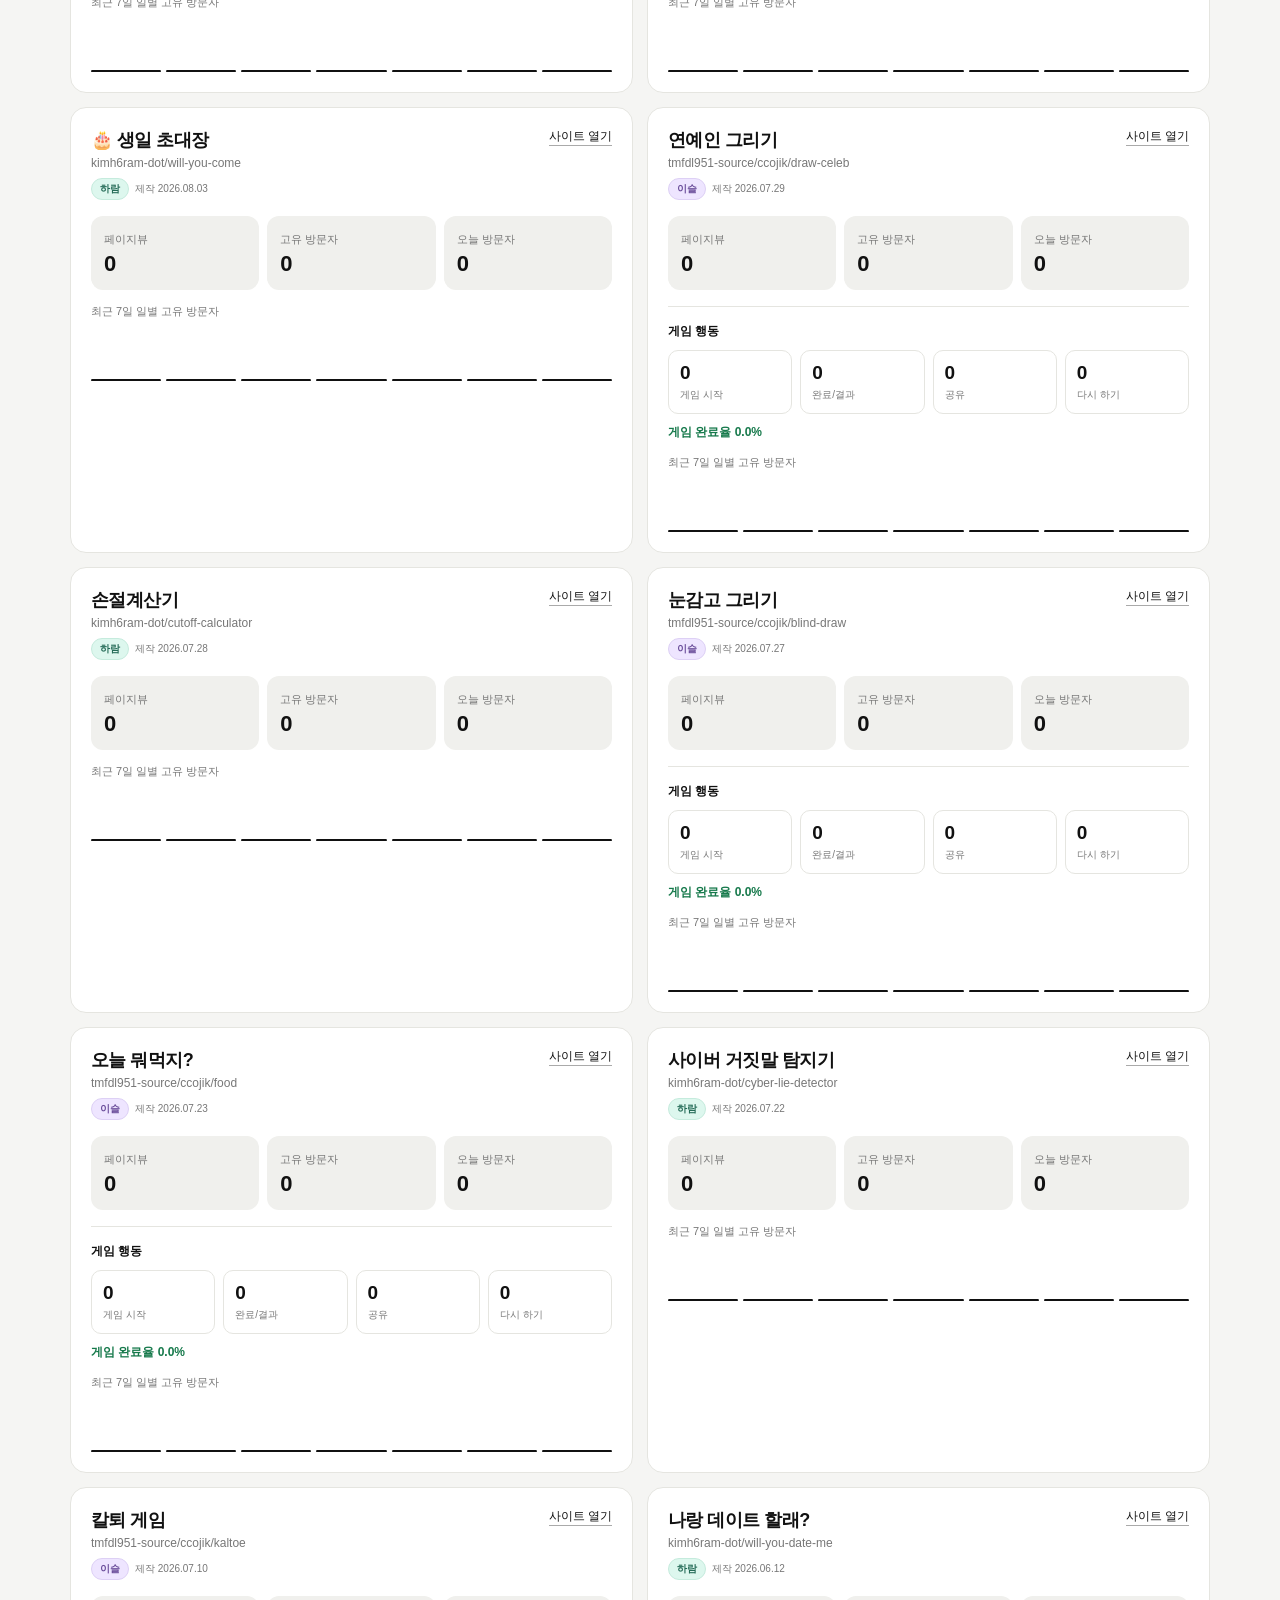
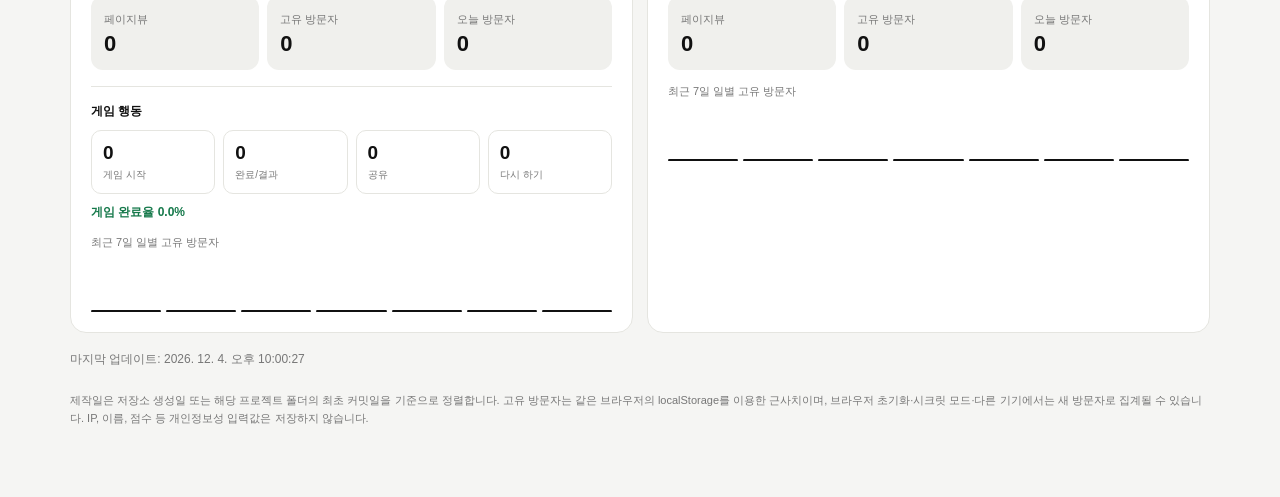
<file: team-dashboard.html>
<!doctype html>
<html lang="ko">
<head>
  <meta charset="utf-8">
  <meta name="viewport" content="width=device-width,initial-scale=1,viewport-fit=cover">
  <title>[꼬직] 제작 사이트_트래픽 대시보드</title>
  <meta name="robots" content="noindex,nofollow">
  <meta http-equiv="Cache-Control" content="no-cache, no-store, must-revalidate">
  <meta http-equiv="Pragma" content="no-cache">
  <meta http-equiv="Expires" content="0">
  <style>
    :root{--bg:#f5f5f3;--card:#fff;--ink:#111;--muted:#777;--line:#e5e5e0;--soft:#f0f0ed;--good:#16794b}
    *{box-sizing:border-box}
    body{margin:0;background:var(--bg);color:var(--ink);font-family:Pretendard,-apple-system,BlinkMacSystemFont,"Segoe UI","Apple SD Gothic Neo","Noto Sans KR",sans-serif}
    .wrap{max-width:1180px;margin:0 auto;padding:38px 20px 70px}
    header{display:flex;gap:20px;align-items:flex-end;justify-content:space-between;margin-bottom:26px}
    h1{font-size:30px;letter-spacing:-.04em;margin:0 0 7px}
    .sub{font-size:14px;color:var(--muted);margin:0}
    button{border:1px solid #111;background:#111;color:#fff;border-radius:10px;padding:11px 16px;font-weight:700;cursor:pointer}
    button:disabled{opacity:.5;cursor:wait}
    .summary{display:grid;grid-template-columns:repeat(4,minmax(0,1fr));gap:12px;margin-bottom:26px}
    .summary-card,.project{background:var(--card);border:1px solid var(--line);border-radius:16px}
    .summary-card{padding:20px}
    .label{font-size:12px;color:var(--muted);margin-bottom:8px}
    .big{font-size:30px;font-weight:800;letter-spacing:-.04em}
    .grid{display:grid;grid-template-columns:repeat(2,minmax(0,1fr));gap:14px}
    .project{padding:20px;min-width:0}
    .project-head{display:flex;justify-content:space-between;gap:12px;align-items:flex-start;margin-bottom:16px}
    .name{font-size:18px;font-weight:800;letter-spacing:-.03em}
    .repo{font-size:12px;color:var(--muted);margin-top:4px;word-break:break-all}
    .meta{display:flex;gap:6px;align-items:center;flex-wrap:wrap;margin-top:8px}
    .badge{display:inline-flex;align-items:center;height:22px;padding:0 8px;border-radius:999px;font-size:10px;font-weight:800;border:1px solid transparent}
    .badge.haram{background:#DDF7EE;color:#246B57;border-color:#C5EBDD}
    .badge.iseul{background:#EEE5FF;color:#6B4E9B;border-color:#DDD0F5}
    .made{font-size:10px;color:var(--muted)}
    .site-link{font-size:12px;color:#111;text-decoration:none;border-bottom:1px solid #aaa;white-space:nowrap}
    .metrics{display:grid;grid-template-columns:repeat(3,minmax(0,1fr));gap:8px}
    .metric{background:var(--soft);border-radius:12px;padding:13px}
    .metric b{display:block;font-size:22px;letter-spacing:-.04em;margin-top:4px}
    .metric span{font-size:11px;color:var(--muted)}
    .funnel{margin-top:16px;border-top:1px solid var(--line);padding-top:16px}
    .funnel-title{font-size:12px;font-weight:800;margin-bottom:10px}
    .funnel-grid{display:grid;grid-template-columns:repeat(4,minmax(0,1fr));gap:8px}
    .funnel-item{border:1px solid var(--line);border-radius:10px;padding:11px}
    .funnel-item b{font-size:19px;display:block}
    .funnel-item span{font-size:10px;color:var(--muted)}
    .rate{margin-top:10px;font-size:12px;color:var(--good);font-weight:700}
    .baseline-note{margin-top:10px;font-size:11px;color:var(--muted);font-weight:700}
    .trend{margin-top:14px}
    .trend-title{font-size:11px;color:var(--muted);margin-bottom:8px}
    .bars{height:54px;display:flex;align-items:flex-end;gap:5px}
    .bar{flex:1;min-width:0;background:#111;border-radius:4px 4px 2px 2px;min-height:2px;position:relative}
    .bar:hover:after{content:attr(data-tip);position:absolute;bottom:calc(100% + 5px);left:50%;transform:translateX(-50%);background:#111;color:#fff;padding:5px 7px;border-radius:6px;font-size:10px;white-space:nowrap;z-index:3}
    .status{margin-top:18px;font-size:12px;color:var(--muted)}
    .error{color:#b42318}
    footer{margin-top:24px;font-size:11px;line-height:1.6;color:var(--muted)}
    @media(max-width:760px){
      .wrap{max-width:none;width:100%;padding:14px 8px 36px}
      header{margin-bottom:14px;gap:10px;align-items:center;flex-direction:row}
      header>div{min-width:0;flex:1}
      h1{font-size:20px;line-height:1.15;margin-bottom:4px}
      .sub{font-size:10px;line-height:1.35}
      button{padding:8px 10px;border-radius:8px;font-size:11px;white-space:nowrap}
      .summary{grid-template-columns:repeat(4,minmax(0,1fr));gap:5px;margin-bottom:10px}
      .summary-card{padding:10px 7px;border-radius:10px;min-width:0}
      .label{font-size:9px;margin-bottom:4px;white-space:nowrap;overflow:hidden;text-overflow:ellipsis}
      .big{font-size:18px}
      .grid{grid-template-columns:1fr;gap:8px}
      .project{padding:11px 10px;border-radius:11px}
      .project-head{margin-bottom:9px;gap:7px}
      .name{font-size:15px;line-height:1.2}
      .repo{font-size:9px;margin-top:2px}
      .meta{margin-top:5px;gap:4px}
      .badge{height:18px;padding:0 6px;font-size:9px}
      .made{font-size:9px}
      .site-link{font-size:10px}
      .metrics{grid-template-columns:repeat(3,minmax(0,1fr));gap:5px}
      .metric{padding:8px 7px;border-radius:8px}
      .metric span{font-size:9px}
      .metric b{font-size:17px;margin-top:2px}
      .baseline-note{margin-top:6px;font-size:9px}
      .funnel{margin-top:9px;padding-top:9px}
      .funnel-title{font-size:10px;margin-bottom:6px}
      .funnel-grid{grid-template-columns:repeat(4,minmax(0,1fr));gap:4px}
      .funnel-item{padding:7px 4px;border-radius:7px;min-width:0}
      .funnel-item b{font-size:15px}
      .funnel-item span{font-size:8px;white-space:nowrap}
      .rate{margin-top:6px;font-size:9px}
      .trend{margin-top:8px}
      .trend-title{font-size:9px;margin-bottom:4px}
      .bars{height:34px;gap:3px}
      .status{margin-top:10px;font-size:10px}
      footer{margin-top:14px;font-size:9px;line-height:1.45}
    }
  </style>
</head>
<body>
<div class="wrap">
  <header>
    <div>
      <h1>[꼬직] 제작 사이트_트래픽 대시보드</h1>
      <p class="sub">하람 + 이슬 통합 · 최근 제작한 사이트가 위쪽 · 2026-09-21 이후 익명 집계</p>
    </div>
    <button id="refresh">새로고침</button>
  </header>

  <section class="summary">
    <div class="summary-card"><div class="label">전체 페이지뷰</div><div class="big" id="sumViews">-</div></div>
    <div class="summary-card"><div class="label">전체 고유 방문자</div><div class="big" id="sumUnique">-</div></div>
    <div class="summary-card"><div class="label">오늘 고유 방문자</div><div class="big" id="sumToday">-</div></div>
    <div class="summary-card"><div class="label">운영 사이트</div><div class="big" id="siteCount">23</div></div>
  </section>

  <main class="grid" id="grid"></main>
  <div class="status" id="status">데이터를 불러오는 중...</div>

  <footer>
    제작일은 저장소 생성일 또는 해당 프로젝트 폴더의 최초 커밋일을 기준으로 정렬합니다.
    고유 방문자는 같은 브라우저의 localStorage를 이용한 근사치이며, 브라우저 초기화·시크릿 모드·다른 기기에서는 새 방문자로 집계될 수 있습니다.
    IP, 이름, 점수 등 개인정보성 입력값은 저장하지 않습니다.
  </footer>
</div>

<script>
(function(){
  'use strict';

  const API = 'https://countapi.mileshilliard.com/api/v1/get/';
  const PREFIX = 'kimh6ram-20260921-';

  let projects = [
    {id:'ccojik-hotteok-job', label:'호떡 알바', maker:'이슬', created:'2026-11-19T09:29:00Z', owner:'tmfdl951-source', repo:'ccojik', path:'hotteok-job', funnel:'generic', baselineViews:98, baselineLabel:'인포크 기존 링크 클릭 98'},
    {id:'ccojik-drain-hair', label:'배수구 머리카락 뽑기', maker:'이슬', created:'2026-10-27T09:57:19Z', owner:'tmfdl951-source', repo:'ccojik', path:'drain-hair-game', funnel:'generic'},
    {id:'ccojik-unicycle-malatang', label:'외발자전거 타고 마라탕 먹기', maker:'이슬', created:'2026-10-19T05:41:27Z', owner:'tmfdl951-source', repo:'ccojik', path:'unicycle-malatang', funnel:'generic'},
    {id:'slice-master', label:'일정하게 썰으세요', maker:'하람', created:'2026-11-05T05:31:18Z', owner:'kimh6ram-dot', repo:'slice-master', funnel:'generic'},
    {id:'dalgona-game', label:'한번에 뽑으세요', maker:'하람', created:'2026-11-17T06:59:55Z', owner:'kimh6ram-dot', repo:'dalgona-game', funnel:'generic'},
    {id:'peel-apple-once', label:'사과 깎기', maker:'하람', created:'2026-10-19T08:15:04Z', owner:'kimh6ram-dot', repo:'peel-apple-once', funnel:'generic'},
    {id:'draw-with-poop', label:'똥으로 그리세요', maker:'하람', created:'2026-10-13T09:16:02Z', owner:'kimh6ram-dot', repo:'draw-with-poop', funnel:'generic'},
    {id:'stack-a-sugarcube', label:'각설탕 쌓기', maker:'하람', created:'2026-10-08T09:37:18Z', owner:'kimh6ram-dot', repo:'stack-a-sugarcube', funnel:'generic'},
    {id:'stack-a-pancake', label:'팬케이크 쌓기', maker:'하람', created:'2026-10-08T09:37:11Z', owner:'kimh6ram-dot', repo:'stack-a-pancake', funnel:'generic'},
    {id:'ccojik-burger-run', label:'햄버거 배달 챌린지', maker:'이슬', created:'2026-10-06T03:17:26Z', owner:'tmfdl951-source', repo:'ccojik', path:'burger-run', funnel:'generic'},
    {id:'ccojik-peel-egg', label:'계란 까기', maker:'이슬', created:'2026-09-28T04:49:39Z', owner:'tmfdl951-source', repo:'ccojik', path:'peel-egg', funnel:'generic'},
    {id:'stack-a-burger', label:'햄버거 쌓기', maker:'하람', created:'2026-10-01T09:41:13Z', owner:'kimh6ram-dot', repo:'stack-a-burger', funnel:'generic', baselineViews:1306, baselineLabel:'인포크 기존 링크 클릭 1,306'},
    {id:'ccojik-film-master', label:'핸드폰 필름 붙이기', maker:'이슬', created:'2026-09-21T07:28:44Z', owner:'tmfdl951-source', repo:'ccojik', path:'film-master', funnel:'generic'},
    {id:'_parking', label:'주차 게임', maker:'하람', created:'2026-09-18T09:13:41Z', owner:'kimh6ram-dot', repo:'_parking', funnel:'parking'},
    {id:'ccojik-clown-sim', label:'삐연시', maker:'이슬', created:'2026-09-14T08:43:56Z', owner:'tmfdl951-source', repo:'ccojik', path:'clown-sim', funnel:'generic'},
    {id:'toothpaste-poop', label:'치약 똥 만들기', maker:'하람', created:'2026-09-01T09:20:40Z', owner:'kimh6ram-dot', repo:'toothpaste-poop'},
    {id:'ccojik-deco-cake', label:'케이크 만들기', maker:'이슬', created:'2026-08-27T04:01:55Z', owner:'tmfdl951-source', repo:'ccojik', path:'deco-cake', funnel:'generic'},
    {id:'will-you-marry-me', label:'최애와 청첩장 만들기', maker:'하람', created:'2026-08-24T08:56:08Z', owner:'kimh6ram-dot', repo:'will-you-marry-me'},
    {id:'ccojik-hint-draw', label:'특징 듣고 그리기', maker:'이슬', created:'2026-08-21T06:34:20Z', owner:'tmfdl951-source', repo:'ccojik', path:'hint-draw', funnel:'generic'},
    {id:'ccojik-montage', label:'몽타주 만들기', maker:'이슬', created:'2026-08-04T06:59:41Z', owner:'tmfdl951-source', repo:'ccojik', path:'montage', funnel:'generic'},
    {id:'will-you-come', label:'🎂 생일 초대장', maker:'하람', created:'2026-08-03T07:40:05Z', owner:'kimh6ram-dot', repo:'will-you-come'},
    {id:'ccojik-draw-celeb', label:'연예인 그리기', maker:'이슬', created:'2026-07-29T07:05:57Z', owner:'tmfdl951-source', repo:'ccojik', path:'draw-celeb', funnel:'generic'},
    {id:'cutoff-calculator', label:'손절계산기', maker:'하람', created:'2026-07-28T07:56:33Z', owner:'kimh6ram-dot', repo:'cutoff-calculator'},
    {id:'ccojik-blind-draw', label:'눈감고 그리기', maker:'이슬', created:'2026-07-27T08:24:31Z', owner:'tmfdl951-source', repo:'ccojik', path:'blind-draw', funnel:'generic'},
    {id:'ccojik-food', label:'오늘 뭐먹지?', maker:'이슬', created:'2026-07-23T07:35:14Z', owner:'tmfdl951-source', repo:'ccojik', path:'food', funnel:'generic'},
    {id:'cyber-lie-detector', label:'사이버 거짓말 탐지기', maker:'하람', created:'2026-07-22T05:48:18Z', owner:'kimh6ram-dot', repo:'cyber-lie-detector'},
    {id:'ccojik-kaltoe', label:'칼퇴 게임', maker:'이슬', created:'2026-07-10T09:03:59Z', owner:'tmfdl951-source', repo:'ccojik', path:'kaltoe', funnel:'generic'},
    {id:'will-you-date-me', label:'나랑 데이트 할래?', maker:'하람', created:'2026-06-12T04:07:32Z', owner:'kimh6ram-dot', repo:'will-you-date-me'}
  ].sort((a,b)=>new Date(b.created)-new Date(a.created));

  function isExcludedProject(p){
    const hay=[p && p.id,p && p.repo,p && p.path,p && p.label]
      .filter(Boolean)
      .join(' ')
      .toLowerCase();
    return hay.includes('dorea-values-archive-church-planting') || hay.includes('dorea');
  }

  projects = projects.filter(p=>!isExcludedProject(p));

  const nf = new Intl.NumberFormat('ko-KR');
  const $ = s => document.querySelector(s);

  function localDate(d){
    return [
      d.getFullYear(),
      String(d.getMonth()+1).padStart(2,'0'),
      String(d.getDate()).padStart(2,'0')
    ].join('-');
  }

  function madeDate(iso){
    const d=new Date(iso);
    return d.getFullYear()+'.'+String(d.getMonth()+1).padStart(2,'0')+'.'+String(d.getDate()).padStart(2,'0');
  }

  function key(project,event){
    return (PREFIX + project + '-' + event).replace(/[^a-z0-9_-]+/g,'-');
  }

  async function get(project,event){
    try{
      const r = await fetch(API + encodeURIComponent(key(project,event)), {cache:'no-store'});
      if(!r.ok) return 0;
      const j = await r.json();
      return Number(j.value) || 0;
    }catch(_){ return 0; }
  }

  function days7(){
    const out=[];
    const now=new Date();
    for(let i=6;i>=0;i--){
      const d=new Date(now);
      d.setDate(now.getDate()-i);
      out.push(localDate(d));
    }
    return out;
  }

  function dailyEvent(date){ return 'daily_unique_' + date.replace(/-/g,'_'); }

  function projectUrl(p){
    return 'https://' + p.owner + '.github.io/' + encodeURIComponent(p.repo) + '/' + (p.path ? encodeURIComponent(p.path) + '/' : '');
  }

  function makerBadge(p){
    const cls = p.maker === '이슬' ? 'iseul' : 'haram';
    return '<span class="badge ' + cls + '">' + p.maker + '</span>';
  }

  function funnelTemplate(p){
    if(p.funnel === 'parking'){
      return '<div class="funnel"><div class="funnel-title">게임 퍼널</div><div class="funnel-grid">' +
        '<div class="funnel-item"><b data-k="start">-</b><span>게임 시작</span></div>' +
        '<div class="funnel-item"><b data-k="complete">-</b><span>게임 완료</span></div>' +
        '<div class="funnel-item"><b data-k="share">-</b><span>일반 공유</span></div>' +
        '<div class="funnel-item"><b data-k="challenge">-</b><span>도전장 공유</span></div>' +
        '</div><div class="rate" data-k="rate">완료율 -</div></div>';
    }
    if(p.funnel === 'generic'){
      return '<div class="funnel"><div class="funnel-title">게임 행동</div><div class="funnel-grid">' +
        '<div class="funnel-item"><b data-k="start">-</b><span>게임 시작</span></div>' +
        '<div class="funnel-item"><b data-k="complete">-</b><span>완료/결과</span></div>' +
        '<div class="funnel-item"><b data-k="share">-</b><span>공유</span></div>' +
        '<div class="funnel-item"><b data-k="replay">-</b><span>다시 하기</span></div>' +
        '</div><div class="rate" data-k="rate">완료율 -</div></div>';
    }
    return '';
  }

  function cardTemplate(p){
    return '<article class="project" id="card-' + p.id + '">' +
      '<div class="project-head"><div><div class="name">' + p.label + '</div>' +
      '<div class="repo">' + p.owner + '/' + p.repo + (p.path ? '/' + p.path : '') + '</div>' +
      '<div class="meta">' + makerBadge(p) + '<span class="made">제작 ' + madeDate(p.created) + '</span></div></div>' +
      '<a class="site-link" href="' + projectUrl(p) + '" target="_blank" rel="noopener">사이트 열기</a></div>' +
      '<div class="metrics">' +
        '<div class="metric"><span>페이지뷰</span><b data-k="views">-</b></div>' +
        '<div class="metric"><span>고유 방문자</span><b data-k="unique">-</b></div>' +
        '<div class="metric"><span>오늘 방문자</span><b data-k="today">-</b></div>' +
      '</div>' +
      (p.baselineLabel ? '<div class="baseline-note">' + p.baselineLabel + '</div>' : '') +
      funnelTemplate(p) +
      '<div class="trend"><div class="trend-title">최근 7일 일별 고유 방문자</div><div class="bars" data-k="bars"></div></div>' +
    '</article>';
  }

  async function fetchProjectTitle(owner, repo, branch, path){
    try{
      const filePath = path ? encodeURIComponent(path) + '/index.html' : 'index.html';
      const api = 'https://api.github.com/repos/' + owner + '/' + repo + '/contents/' + filePath + '?ref=' + encodeURIComponent(branch || 'main');
      const r = await fetch(api,{headers:{Accept:'application/vnd.github+json'}});
      if(!r.ok) return '';
      const j = await r.json();
      if(!j || !j.content) return '';
      const binary = atob((j.content || '').replace(/\n/g,''));
      const bytes = Uint8Array.from(binary,c=>c.charCodeAt(0));
      const html = new TextDecoder('utf-8').decode(bytes);
      const m = html.match(/<title[^>]*>([\s\S]*?)<\/title>/i);
      return (m && m[1] ? m[1] : '')
        .replace(/<[^>]+>/g,'')
        .replace(/&amp;/g,'&')
        .replace(/&#39;/g,"'")
        .replace(/&quot;/g,'"')
        .replace(/\[꼬직\]/g,'')
        .replace(/CCOJIK/gi,'')
        .trim();
    }catch(_){ return ''; }
  }

  function slugLabel(slug){
    return String(slug || '')
      .replace(/^_+/,'')
      .split(/[-_]+/)
      .filter(Boolean)
      .map(v=>v.charAt(0).toUpperCase()+v.slice(1))
      .join(' ');
  }

  async function syncDiscoveredProjects(){
    const knownIds = new Set(projects.map(p=>p.id));
    const discovered = [];

    try{
      const r = await fetch('https://api.github.com/users/kimh6ram-dot/repos?per_page=100&type=owner&sort=created&direction=desc',{
        headers:{Accept:'application/vnd.github+json'}
      });
      if(r.ok){
        const repos = await r.json();
        const ignored = new Set(['_parking','kimharam','ccojik','DOREA-Values-Archive-Church-Planting']);
        for(const repo of repos){
          if(!repo || repo.fork || repo.has_pages !== true || ignored.has(repo.name) || knownIds.has(repo.name)) continue;
          const title = await fetchProjectTitle('kimh6ram-dot',repo.name,repo.default_branch || 'main','');
          discovered.push({
            id:repo.name,
            label:title || slugLabel(repo.name),
            maker:'하람',
            created:repo.created_at || repo.pushed_at || new Date().toISOString(),
            owner:'kimh6ram-dot',
            repo:repo.name,
            funnel:'generic'
          });
          knownIds.add(repo.name);
        }
      }
    }catch(_){}

    try{
      const r = await fetch('https://api.github.com/repos/tmfdl951-source/ccojik/contents?ref=master',{
        headers:{Accept:'application/vnd.github+json'}
      });
      if(r.ok){
        const entries = await r.json();
        const knownPaths = new Set(projects.filter(p=>p.owner==='tmfdl951-source' && p.repo==='ccojik' && p.path).map(p=>p.path));
        const ignored = new Set(['assets','tongue-clean','.github']);
        for(const item of entries){
          if(!item || item.type !== 'dir' || ignored.has(item.name) || knownPaths.has(item.name)) continue;
          const title = await fetchProjectTitle('tmfdl951-source','ccojik','master',item.name);
          if(!title) continue;
          let created = new Date().toISOString();
          try{
            const cr = await fetch('https://api.github.com/repos/tmfdl951-source/ccojik/commits?path=' + encodeURIComponent(item.name) + '&per_page=1',{
              headers:{Accept:'application/vnd.github+json'}
            });
            if(cr.ok){
              const commits = await cr.json();
              created = commits?.[0]?.commit?.author?.date || commits?.[0]?.commit?.committer?.date || created;
            }
          }catch(_){}
          const id='ccojik-' + item.name;
          if(knownIds.has(id)) continue;
          discovered.push({
            id,
            label:title || slugLabel(item.name),
            maker:'이슬',
            created,
            owner:'tmfdl951-source',
            repo:'ccojik',
            path:item.name,
            funnel:'generic'
          });
          knownIds.add(id);
        }
      }
    }catch(_){}

    const cleanDiscovered = discovered.filter(p=>!isExcludedProject(p));
    if(!cleanDiscovered.length) return;
    projects=[...projects,...cleanDiscovered].filter(p=>!isExcludedProject(p)).sort((a,b)=>new Date(b.created)-new Date(a.created));
    $('#grid').innerHTML = projects.map(cardTemplate).join('');
    $('#siteCount').textContent = nf.format(projects.length);
    await refresh();
  }

  $('#grid').innerHTML = projects.map(cardTemplate).join('');
  $('#siteCount').textContent = nf.format(projects.length);

  function setVal(card,k,v){
    const el=card.querySelector('[data-k="'+k+'"]');
    if(el) el.textContent=nf.format(v);
  }

  async function loadProject(p){
    const card=document.getElementById('card-'+p.id);
    const today=localDate(new Date());
    const ds=days7();

    const basePromises=[
      get(p.id,'page_view'),
      get(p.id,'unique_visitor'),
      get(p.id,dailyEvent(today))
    ];
    const dailyPromises=ds.map(d=>get(p.id,dailyEvent(d)));

    let funnelPromises=[];
    if(p.funnel === 'parking'){
      funnelPromises=[
        get(p.id,'game_start'),
        get(p.id,'game_complete'),
        get(p.id,'share'),
        get(p.id,'challenge_share')
      ];
    } else if(p.funnel === 'generic'){
      funnelPromises=[
        get(p.id,'game_start'),
        get(p.id,'game_complete'),
        get(p.id,'share'),
        get(p.id,'replay')
      ];
    }

    const [base,daily,funnel]=await Promise.all([
      Promise.all(basePromises), Promise.all(dailyPromises), Promise.all(funnelPromises)
    ]);

    const totalViews = base[0] + (Number(p.baselineViews) || 0);
    setVal(card,'views',totalViews);
    setVal(card,'unique',base[1]);
    setVal(card,'today',base[2]);

    const max=Math.max(1,...daily);
    const bars=card.querySelector('[data-k="bars"]');
    bars.innerHTML=daily.map((v,i)=>
      '<div class="bar" style="height:'+Math.max(4,Math.round(v/max*100))+'%" data-tip="'+ds[i].slice(5)+' · '+nf.format(v)+'명"></div>'
    ).join('');

    if(p.funnel){
      setVal(card,'start',funnel[0]);
      setVal(card,'complete',funnel[1]);
      setVal(card,'share',funnel[2]);
      if(p.funnel === 'parking') setVal(card,'challenge',funnel[3]);
      else setVal(card,'replay',funnel[3]);
      const rate=funnel[0] ? (funnel[1]/funnel[0]*100).toFixed(1) : '0.0';
      const rateEl=card.querySelector('[data-k="rate"]');
      if(rateEl) rateEl.textContent='게임 완료율 ' + rate + '%';
    }

    return {views:totalViews,unique:base[1],today:base[2]};
  }

  async function refresh(){
    const btn=$('#refresh'), status=$('#status');
    btn.disabled=true;
    status.className='status';
    status.textContent='데이터를 불러오는 중...';
    try{
      const all=await Promise.all(projects.map(loadProject));
      const sum=(k)=>all.reduce((a,x)=>a+x[k],0);
      $('#sumViews').textContent=nf.format(sum('views'));
      $('#sumUnique').textContent=nf.format(sum('unique'));
      $('#sumToday').textContent=nf.format(sum('today'));
      status.textContent='마지막 업데이트: ' + new Date().toLocaleString('ko-KR');
    }catch(e){
      status.className='status error';
      status.textContent='일부 데이터를 불러오지 못했습니다. 잠시 후 다시 시도해주세요.';
    }finally{
      btn.disabled=false;
    }
  }

  $('#refresh').addEventListener('click',refresh);
  refresh();
  syncDiscoveredProjects();
  setInterval(refresh,60000);
})();
</script>
</body>
</html>
</file>
